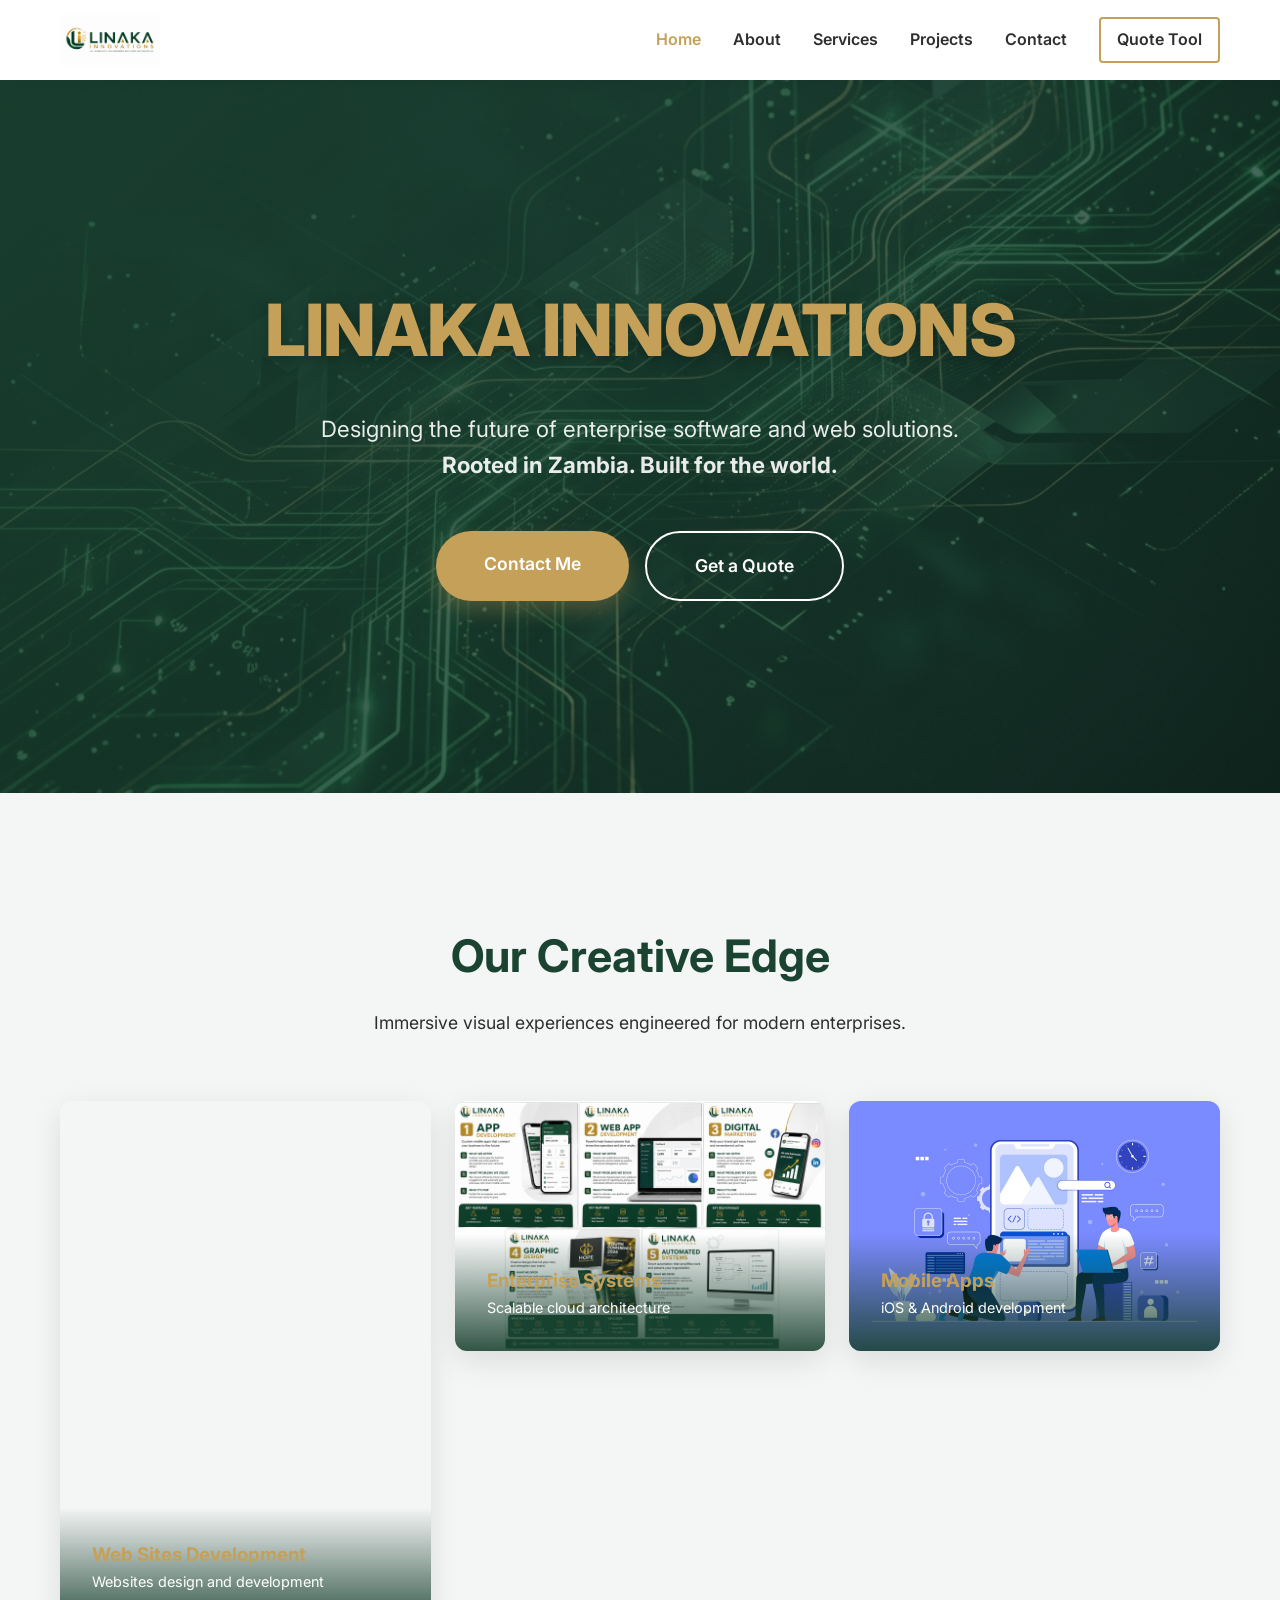
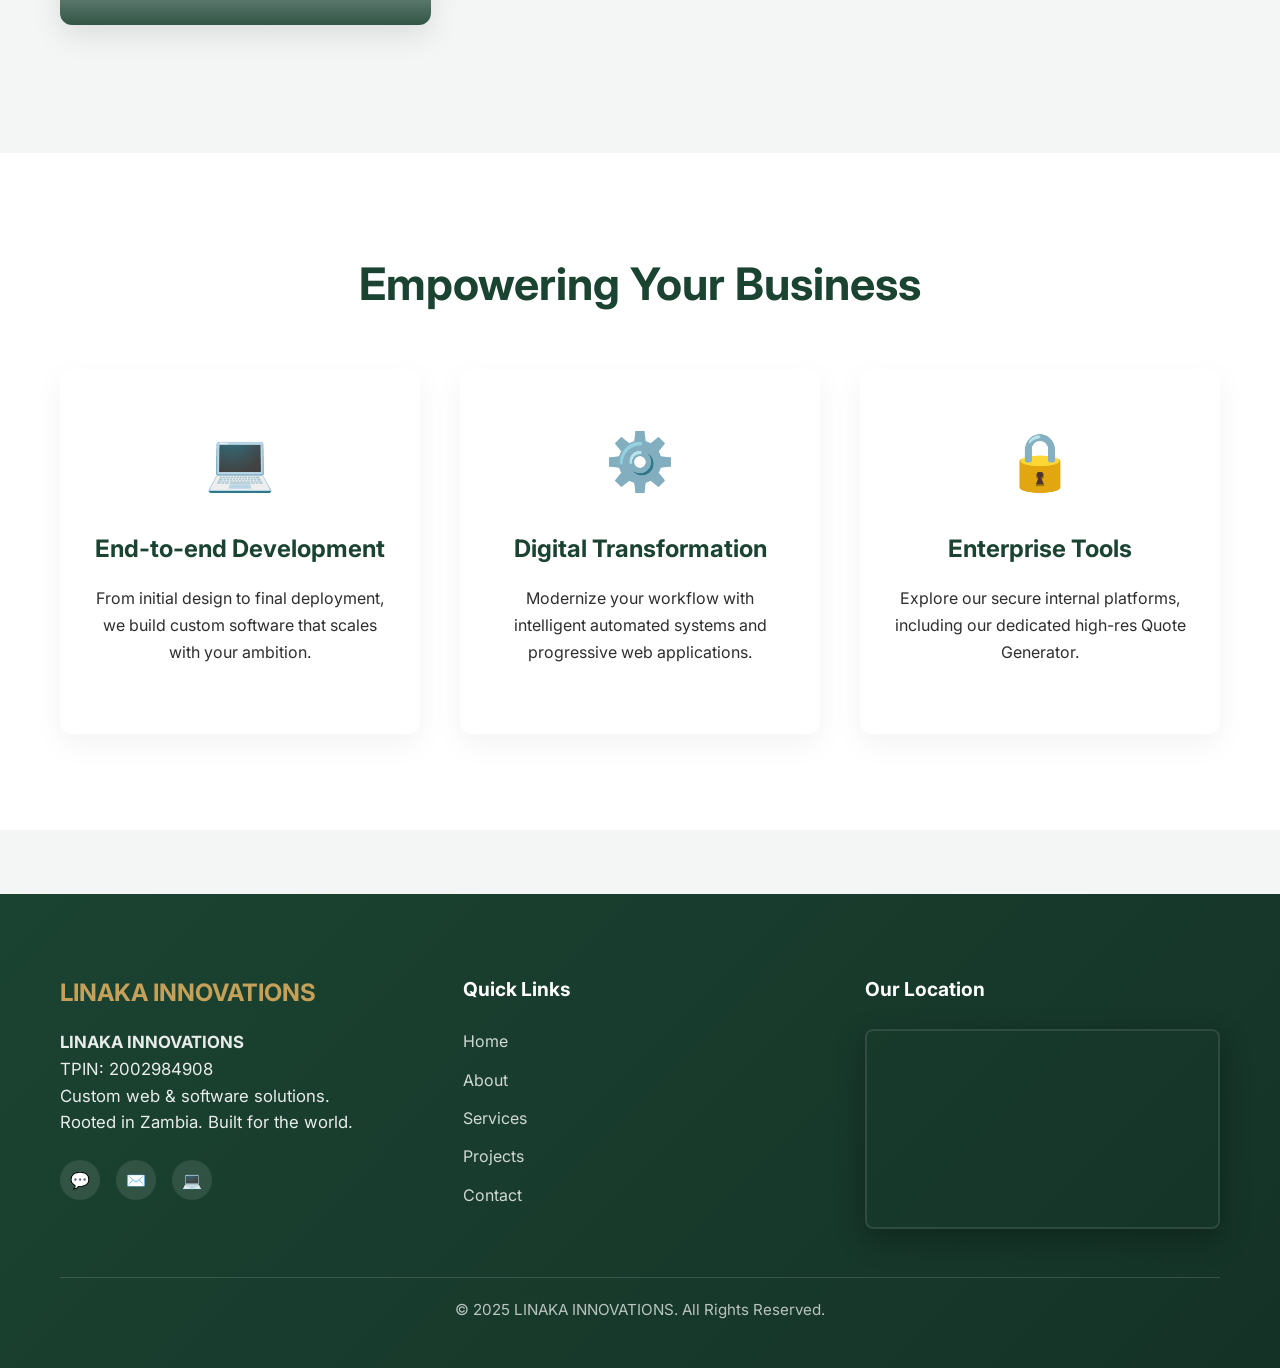
<file: index.html>
<!DOCTYPE html>
<html lang="en">
<head>
  <meta charset="UTF-8">
  <meta name="viewport" content="width=device-width, initial-scale=1.0">
  <title>LINAKA INNOVATIONS | Built for the World</title>
  <link rel="stylesheet" href="assets/styles/global.css">
  <link href="https://fonts.googleapis.com/css2?family=Inter:wght@300;400;600;700&display=swap" rel="stylesheet">
  <link rel="manifest" href="manifest.json">
</head>
<body>
  <!-- Header -->
  <header>
    <div class="container header-container">
      <a href="index.html" class="logo">
        <img src="assets/icons/logo.png" alt="LINAKA INNOVATIONS Logo" onerror="this.style.display='none'; this.nextElementSibling.style.display='block';">
        <span style="display:none; font-size: 1.5rem; font-weight: bold; color: var(--color-green);"><span>LINAKA</span><br> INNOVATIONS</span>
      </a>
      <button class="menu-toggle" onclick="toggleMenu(this)"><span></span><span></span><span></span></button>
      <nav>
        <ul class="nav-links" id="navLinks">
          <li><a href="index.html" class="active">Home</a></li>
          <li><a href="pages/about.html">About</a></li>
          <li><a href="pages/services.html">Services</a></li>
          <li><a href="pages/projects.html">Projects</a></li>
          <li><a href="pages/contact.html">Contact</a></li>
          <li><a href="pages/quote-tool.html" class="btn btn-outline" style="padding: 0.5rem 1rem;">Quote Tool</a></li>
        </ul>
      </nav>
    </div>
  </header>

    <style>
    /* Premium Home Animations & Styles */
    @media (max-width: 768px) { .hero { padding: 6rem 0 !important; } .hero h1 { font-size: 2.8rem !important; } .hero p { font-size: 1.1rem !important; } }
    @keyframes fadeInUp {
      from { opacity: 0; transform: translateY(30px); }
      to { opacity: 1; transform: translateY(0); }
    }
    .animate-up { animation: fadeInUp 0.8s ease forwards; opacity: 0; }
    .delay-1 { animation-delay: 0.2s; }
    .delay-2 { animation-delay: 0.4s; }
    .delay-3 { animation-delay: 0.6s; }
    
    .hero { position: relative; overflow: hidden; color: white; padding: 12rem 0; text-align: center; }
    .hero video { position: absolute; top: 50%; left: 50%; min-width: 100%; min-height: 100%; width: auto; height: auto; transform: translateX(-50%) translateY(-50%); object-fit: cover; z-index: 0; }
    .hero-overlay { position: absolute; top: 0; left: 0; width: 100%; height: 100%; background: linear-gradient(135deg, rgba(27, 67, 50, 0.9) 0%, rgba(19, 48, 36, 0.7) 100%); z-index: 1; }
    .hero .container { position: relative; z-index: 2; }
    
    .masonry-grid { display: grid; grid-template-columns: repeat(auto-fit, minmax(300px, 1fr)); gap: 1.5rem; grid-auto-rows: 250px; }
    .masonry-item { position: relative; border-radius: 12px; overflow: hidden; box-shadow: 0 10px 30px rgba(0,0,0,0.1); cursor: pointer; transition: transform 0.3s; }
    .masonry-item:hover { transform: translateY(-10px); }
    .masonry-item img, .masonry-item video { width: 100%; height: 100%; object-fit: cover; transition: transform 0.5s; }
    .masonry-item:hover img, .masonry-item:hover video { transform: scale(1.05); }
    .masonry-overlay { position: absolute; bottom: 0; left: 0; right: 0; padding: 2rem; background: linear-gradient(to top, rgba(27,67,50,0.9) 0%, transparent 100%); color: white; }
    
    .masonry-large { grid-row: span 2; }
    
    .feature-card { padding: 3rem 2rem; border-radius: 12px; background: #fff; box-shadow: 0 10px 30px rgba(0,0,0,0.05); transition: all 0.3s; border-bottom: 4px solid transparent; }
    .feature-card:hover { transform: translateY(-10px); border-bottom-color: var(--color-gold); box-shadow: 0 20px 40px rgba(0,0,0,0.1); }
  </style>

  <main>
    <!-- Hero Section -->
    <section class="hero" style="background: url('assets/images/hero_tech_bg.png') center/cover no-repeat;">
      <div class="hero-overlay"></div>
      <div class="container">
        <h1 class="animate-up" style="font-size: 4.5rem; color: var(--color-gold); margin-bottom: 1.5rem; font-weight: 800; letter-spacing: -1px; text-shadow: 0 4px 15px rgba(0,0,0,0.3);">LINAKA INNOVATIONS</h1>
        <p class="animate-up delay-1" style="font-size: 1.4rem; color: rgba(255,255,255,0.9); margin-bottom: 3rem; max-width: 800px; margin-left: auto; margin-right: auto; line-height: 1.6;">
          Designing the future of enterprise software and web solutions.<br><strong>Rooted in Zambia. Built for the world.</strong>
        </p>
        <div class="animate-up delay-2" style="display: flex; gap: 1rem; justify-content: center; flex-wrap: wrap;">
          <a href="pages/contact.html" class="btn btn-primary" style="padding: 1.2rem 3rem; font-size: 1.1rem; border-radius: 50px; background: var(--color-gold); color: white; box-shadow: 0 10px 20px rgba(197,160,89,0.3);">Contact Me</a>
          <a href="pages/quote-tool.html" class="btn btn-outline" style="padding: 1.2rem 3rem; font-size: 1.1rem; border-radius: 50px; border: 2px solid white; color: white;">Get a Quote</a>
        </div>
      </div>
    </section>

    <!-- Visual Showcase -->
    <section class="section" style="padding: 8rem 0; background: var(--color-bg);">
      <div class="container">
        <div class="text-center animate-up" style="margin-bottom: 4rem;">
          <h2 style="font-size: 2.8rem; color: var(--color-green);">Our Creative Edge</h2>
          <p style="font-size: 1.1rem; color: var(--color-charcoal); max-width: 600px; margin: 0 auto;">Immersive visual experiences engineered for modern enterprises.</p>
        </div>
        
        <div class="masonry-grid">
          <div class="masonry-item masonry-large animate-up delay-1">
            <video autoplay loop muted playsinline>
              <source src="assets/video/6015791_Business_Office_3840x2160.mp4" type="video/mp4">
            </video>
            <div class="masonry-overlay">
              <h3 style="color: var(--color-gold); margin:0;">Web Sites Development</h3>
              <p style="margin:0; font-size: 0.9rem;">Websites design and development</p>
            </div>
          </div>
          
          <div class="masonry-item animate-up delay-2">
            <img src="assets/images/services_hero.png" alt="Cloud Solutions">
            <div class="masonry-overlay">
              <h3 style="color: var(--color-gold); margin:0;">Enterprise Systems</h3>
              <p style="margin:0; font-size: 0.9rem;">Scalable cloud architecture</p>
            </div>
          </div>
          
          <div class="masonry-item animate-up delay-3">
            <img src="assets/images/mobile_app.jpg" alt="Mobile Development">
            <div class="masonry-overlay">
              <h3 style="color: var(--color-gold); margin:0;">Mobile Apps</h3>
              <p style="margin:0; font-size: 0.9rem;">iOS & Android development</p>
            </div>
          </div>
        </div>
      </div>
    </section>

    <!-- Highlights Section -->
    <section class="section" style="padding: 6rem 0; background: white;">
      <div class="container text-center">
        <h2 class="animate-up" style="color: var(--color-green); margin-bottom: 3rem; font-size: 2.8rem;">Empowering Your Business</h2>
        <div class="grid" style="display: grid; grid-template-columns: repeat(auto-fit, minmax(300px, 1fr)); gap: 2.5rem;">
          <div class="feature-card animate-up delay-1">
            <div style="font-size: 3.5rem; margin-bottom: 1.5rem;">💻</div>
            <h3 style="margin-bottom: 1rem; color: var(--color-green); font-size: 1.5rem;">End-to-end Development</h3>
            <p style="color: var(--color-charcoal); line-height: 1.7;">From initial design to final deployment, we build custom software that scales with your ambition.</p>
          </div>
          <div class="feature-card animate-up delay-2">
            <div style="font-size: 3.5rem; margin-bottom: 1.5rem;">⚙️</div>
            <h3 style="margin-bottom: 1rem; color: var(--color-green); font-size: 1.5rem;">Digital Transformation</h3>
            <p style="color: var(--color-charcoal); line-height: 1.7;">Modernize your workflow with intelligent automated systems and progressive web applications.</p>
          </div>
          <div class="feature-card animate-up delay-3">
            <div style="font-size: 3.5rem; margin-bottom: 1.5rem;">🔒</div>
            <h3 style="margin-bottom: 1rem; color: var(--color-green); font-size: 1.5rem;">Enterprise Tools</h3>
            <p style="color: var(--color-charcoal); line-height: 1.7;">Explore our secure internal platforms, including our dedicated high-res Quote Generator.</p>
          </div>
        </div>
      </div>
    </section>
  </main>

  <!-- Footer -->
  <!-- SITE FOOTER -->
<footer style="position: relative; overflow: hidden; padding: 80px 0 30px; color: #fff; margin-top: 4rem;">
  <video autoplay loop muted playsinline style="position: absolute; top: 50%; left: 50%; min-width: 100%; min-height: 100%; width: auto; height: auto; transform: translateX(-50%) translateY(-50%); object-fit: cover; z-index: 0; opacity: 0.5;">
    <source src="assets/video/6015791_Business_Office_3840x2160.mp4" type="video/mp4">
  </video>
  <div style="position: absolute; top: 0; left: 0; width: 100%; height: 100%; background: linear-gradient(135deg, rgba(27, 67, 50, 0.95) 0%, rgba(19, 48, 36, 0.85) 100%); z-index: 1;"></div>
  
  <div class="container" style="position: relative; z-index: 2;">
    <div style="display: grid; grid-template-columns: repeat(auto-fit, minmax(250px, 1fr)); gap: 3rem; margin-bottom: 3rem;">
      
      <div>
        <h3 style="color: var(--color-gold, #C5A059); margin-bottom: 1rem; font-size: 1.5rem;">LINAKA INNOVATIONS</h3>
        <p style="font-size: 1.05rem; line-height: 1.6; color: rgba(255,255,255,0.9);">
          <strong>LINAKA INNOVATIONS</strong><br>
          TPIN: 2002984908<br>
          Custom web & software solutions.<br>
          Rooted in Zambia. Built for the world.
        </p>
        <div style="display: flex; gap: 1rem; margin-top: 1.5rem;">
          <a href="https://wa.me/260979400243" target="_blank" style="display: flex; align-items: center; justify-content: center; width: 40px; height: 40px; background: rgba(255,255,255,0.1); border-radius: 50%; transition: all 0.3s; color: #fff; text-decoration: none;" onmouseover="this.style.background='var(--color-gold)'" onmouseout="this.style.background='rgba(255,255,255,0.1)'">💬</a>
          <a href="mailto:linakainnovations@gmail.com" style="display: flex; align-items: center; justify-content: center; width: 40px; height: 40px; background: rgba(255,255,255,0.1); border-radius: 50%; transition: all 0.3s; color: #fff; text-decoration: none;" onmouseover="this.style.background='var(--color-gold)'" onmouseout="this.style.background='rgba(255,255,255,0.1)'">✉️</a>
          <a href="https://github.com/" target="_blank" style="display: flex; align-items: center; justify-content: center; width: 40px; height: 40px; background: rgba(255,255,255,0.1); border-radius: 50%; transition: all 0.3s; color: #fff; text-decoration: none;" onmouseover="this.style.background='var(--color-gold)'" onmouseout="this.style.background='rgba(255,255,255,0.1)'">💻</a>
        </div>
      </div>

      <div>
        <h4 style="color: #fff; margin-bottom: 1.5rem; font-size: 1.2rem;">Quick Links</h4>
        <ul style="list-style: none; padding: 0; display: flex; flex-direction: column; gap: 0.8rem;">
          <li><a href="index.html" style="color: rgba(255,255,255,0.8); text-decoration: none; transition: color 0.3s;" onmouseover="this.style.color='var(--color-gold)'" onmouseout="this.style.color='rgba(255,255,255,0.8)'">Home</a></li>
          <li><a href="pages/about.html" style="color: rgba(255,255,255,0.8); text-decoration: none; transition: color 0.3s;" onmouseover="this.style.color='var(--color-gold)'" onmouseout="this.style.color='rgba(255,255,255,0.8)'">About</a></li>
          <li><a href="pages/services.html" style="color: rgba(255,255,255,0.8); text-decoration: none; transition: color 0.3s;" onmouseover="this.style.color='var(--color-gold)'" onmouseout="this.style.color='rgba(255,255,255,0.8)'">Services</a></li>
          <li><a href="pages/projects.html" style="color: rgba(255,255,255,0.8); text-decoration: none; transition: color 0.3s;" onmouseover="this.style.color='var(--color-gold)'" onmouseout="this.style.color='rgba(255,255,255,0.8)'">Projects</a></li>
          <li><a href="pages/contact.html" style="color: rgba(255,255,255,0.8); text-decoration: none; transition: color 0.3s;" onmouseover="this.style.color='var(--color-gold)'" onmouseout="this.style.color='rgba(255,255,255,0.8)'">Contact</a></li>
        </ul>
      </div>

      <div>
        <h4 style="color: #fff; margin-bottom: 1.5rem; font-size: 1.2rem;">Our Location</h4>
        <div style="width: 100%; height: 200px; border-radius: 8px; overflow: hidden; border: 2px solid rgba(255,255,255,0.1); box-shadow: 0 10px 30px rgba(0,0,0,0.3);">
          <iframe src="https://www.google.com/maps/embed?pb=!1m18!1m12!1m3!1d123164.7179040994!2d28.19632822184918!3d-15.416805820359873!2m3!1f0!2f0!3f0!3m2!1i1024!2i768!4f13.1!3m3!1m2!1s0x1940f35db6fcebfd%3A0xeab50d4fc8b9fdf6!2sLusaka%2C%20Zambia!5e0!3m2!1sen!2sus!4v1714151240212!5m2!1sen!2sus" width="100%" height="100%" style="border:0;" allowfullscreen="" loading="lazy" referrerpolicy="no-referrer-when-downgrade"></iframe>
        </div>
      </div>

    </div>
    
    <div style="text-align: center; border-top: 1px solid rgba(255,255,255,0.15); padding-top: 20px; font-size: 0.95rem; color: rgba(255,255,255,0.7);">
      <p>&copy; 2025 LINAKA INNOVATIONS. All Rights Reserved.</p>
    </div>
  </div>
</footer>

  
  <script src="assets/scripts/global.js"></script>
</body>
</html>
</file>
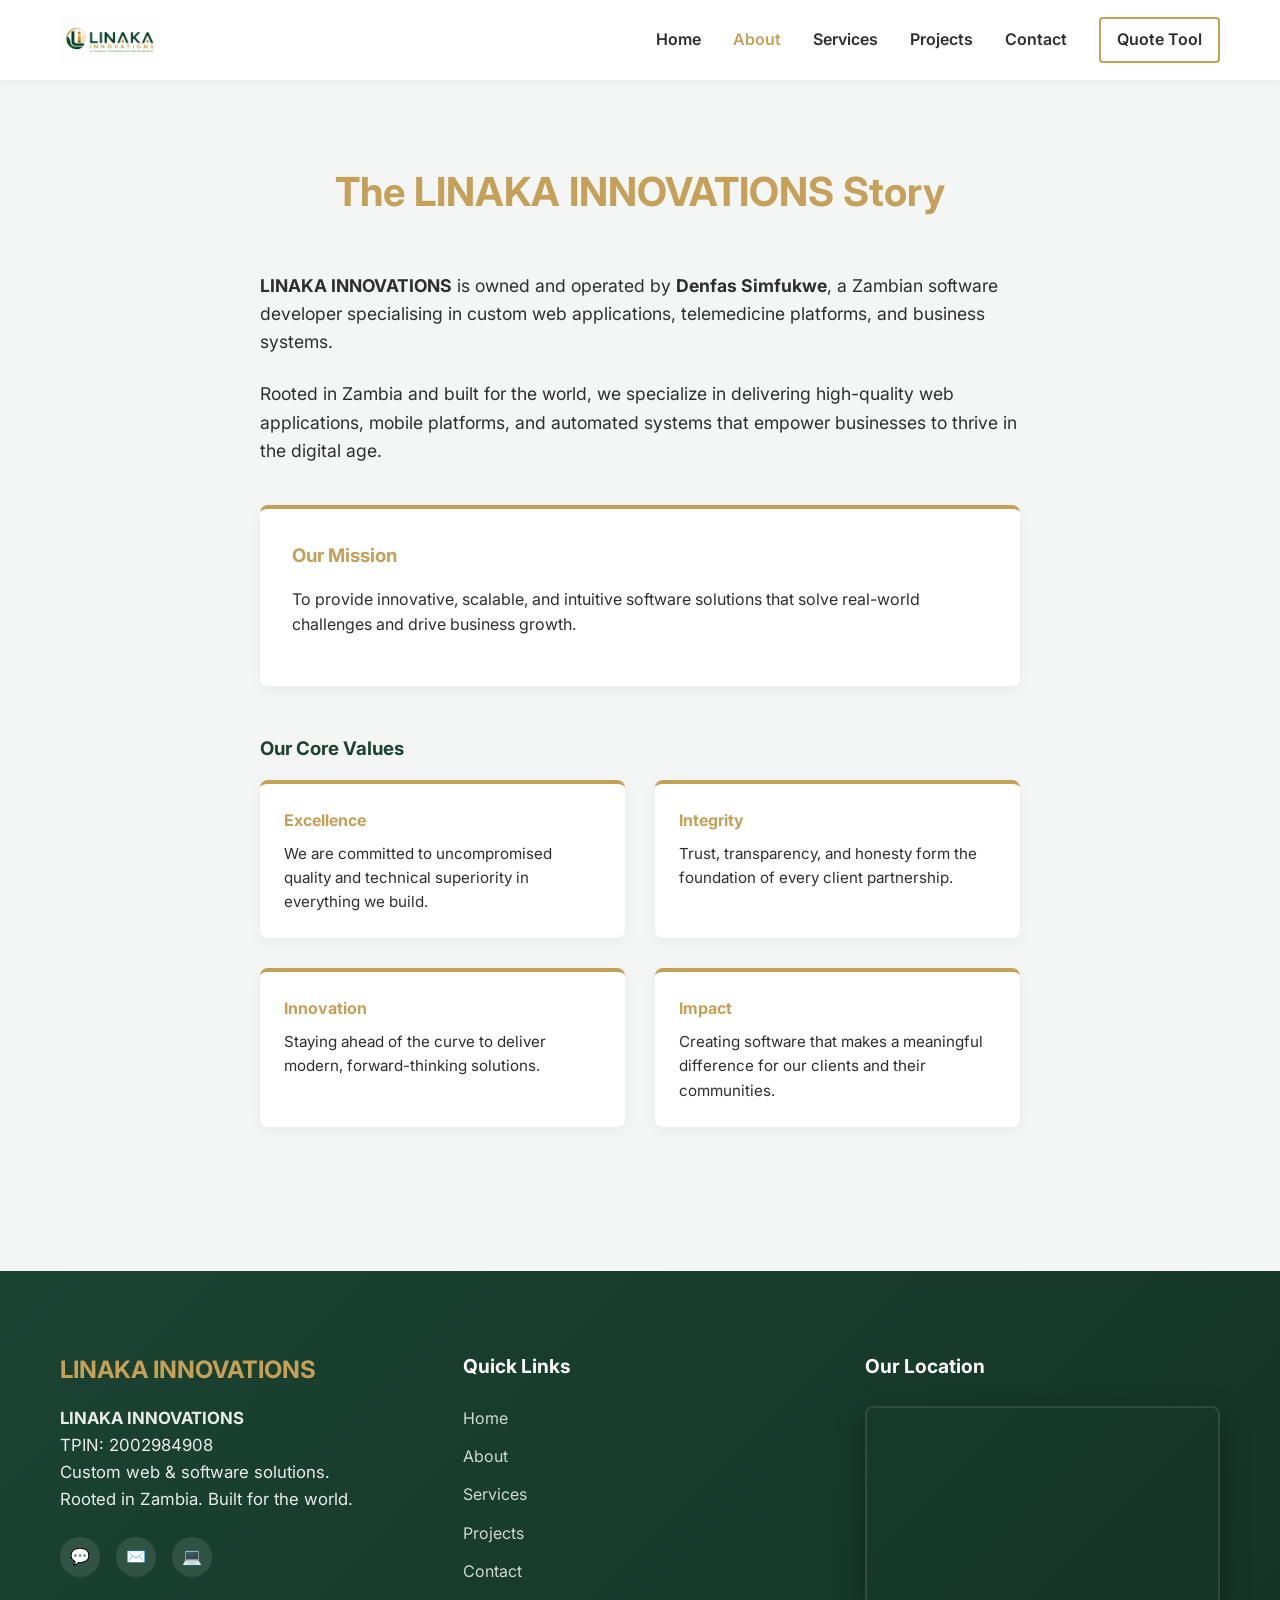
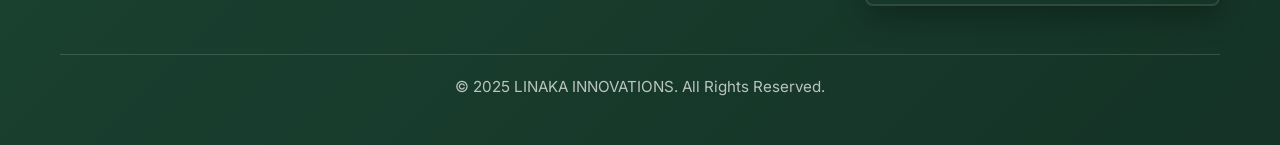
<file: pages/about.html>
<!DOCTYPE html>
<html lang="en">
<head>
  <meta charset="UTF-8">
  <meta name="viewport" content="width=device-width, initial-scale=1.0">
  <title>About | LINAKA INNOVATIONS</title>
  <link rel="stylesheet" href="../assets/styles/global.css">
  <link rel="stylesheet" href="../assets/styles/about.css">
  <link href="https://fonts.googleapis.com/css2?family=Inter:wght@300;400;600;700&display=swap" rel="stylesheet">
  <link rel="manifest" href="../manifest.json">
</head>
<body>
  <header>
    <div class="container header-container">
      <a href="../index.html" class="logo">
        <img src="../assets/icons/logo.png" alt="LINAKA INNOVATIONS Logo" onerror="this.style.display='none'; this.nextElementSibling.style.display='block';">
        <span style="display:none; font-size: 1.5rem; font-weight: bold; color: var(--color-green);">LINAKA INNOVATIONS</span>
      </a>
      <button class="menu-toggle" onclick="toggleMenu(this)"><span></span><span></span><span></span></button>
      <nav>
        <ul class="nav-links" id="navLinks">
          <li><a href="../index.html">Home</a></li>
          <li><a href="about.html" class="active">About</a></li>
          <li><a href="services.html">Services</a></li>
          <li><a href="projects.html">Projects</a></li>
          <li><a href="contact.html">Contact</a></li>
          <li><a href="quote-tool.html" class="btn btn-outline" style="padding: 0.5rem 1rem;">Quote Tool</a></li>
        </ul>
      </nav>
    </div>
  </header>

  <main>
    <section class="section">
      <div class="container" style="max-width: 800px;">
        <h1 class="section-title" style="color: var(--color-gold);">The LINAKA INNOVATIONS Story</h1>
        <p style="font-size: 1.1rem; margin-bottom: 1.5rem;"><strong>LINAKA INNOVATIONS</strong> is owned and operated by <strong>Denfas Simfukwe</strong>, a Zambian software developer specialising in custom web applications, telemedicine platforms, and business systems.</p>
        <p style="font-size: 1.1rem; margin-bottom: 2.5rem;">Rooted in Zambia and built for the world, we specialize in delivering high-quality web applications, mobile platforms, and automated systems that empower businesses to thrive in the digital age.</p>
        
        <div class="card" style="margin-bottom: 2rem;">
          <h3 style="color: var(--color-gold);">Our Mission</h3>
          <p>To provide innovative, scalable, and intuitive software solutions that solve real-world challenges and drive business growth.</p>
        </div>
        
        <h3 style="margin-top: 3rem; margin-bottom: 1rem;">Our Core Values</h3>
        <div class="grid" style="grid-template-columns: 1fr 1fr;">
          <div class="card" style="padding: 1.5rem;">
            <h4 style="color: var(--color-gold); margin-bottom: 0.5rem;">Excellence</h4>
            <p style="margin: 0; font-size: 0.95rem;">We are committed to uncompromised quality and technical superiority in everything we build.</p>
          </div>
          <div class="card" style="padding: 1.5rem;">
            <h4 style="color: var(--color-gold); margin-bottom: 0.5rem;">Integrity</h4>
            <p style="margin: 0; font-size: 0.95rem;">Trust, transparency, and honesty form the foundation of every client partnership.</p>
          </div>
          <div class="card" style="padding: 1.5rem;">
            <h4 style="color: var(--color-gold); margin-bottom: 0.5rem;">Innovation</h4>
            <p style="margin: 0; font-size: 0.95rem;">Staying ahead of the curve to deliver modern, forward-thinking solutions.</p>
          </div>
          <div class="card" style="padding: 1.5rem;">
            <h4 style="color: var(--color-gold); margin-bottom: 0.5rem;">Impact</h4>
            <p style="margin: 0; font-size: 0.95rem;">Creating software that makes a meaningful difference for our clients and their communities.</p>
          </div>
        </div>
      </div>
    </section>
  </main>

  <!-- SITE FOOTER -->
<footer style="position: relative; overflow: hidden; padding: 80px 0 30px; color: #fff; margin-top: 4rem;">
  <video autoplay loop muted playsinline style="position: absolute; top: 50%; left: 50%; min-width: 100%; min-height: 100%; width: auto; height: auto; transform: translateX(-50%) translateY(-50%); object-fit: cover; z-index: 0; opacity: 0.5;">
    <source src="../assets/video/6015791_Business_Office_3840x2160.mp4" type="video/mp4">
  </video>
  <div style="position: absolute; top: 0; left: 0; width: 100%; height: 100%; background: linear-gradient(135deg, rgba(27, 67, 50, 0.95) 0%, rgba(19, 48, 36, 0.85) 100%); z-index: 1;"></div>
  
  <div class="container" style="position: relative; z-index: 2;">
    <div style="display: grid; grid-template-columns: repeat(auto-fit, minmax(250px, 1fr)); gap: 3rem; margin-bottom: 3rem;">
      
      <div>
        <h3 style="color: var(--color-gold, #C5A059); margin-bottom: 1rem; font-size: 1.5rem;">LINAKA INNOVATIONS</h3>
        <p style="font-size: 1.05rem; line-height: 1.6; color: rgba(255,255,255,0.9);">
          <strong>LINAKA INNOVATIONS</strong><br>
          TPIN: 2002984908<br>
          Custom web & software solutions.<br>
          Rooted in Zambia. Built for the world.
        </p>
        <div style="display: flex; gap: 1rem; margin-top: 1.5rem;">
          <a href="https://wa.me/260979400243" target="_blank" style="display: flex; align-items: center; justify-content: center; width: 40px; height: 40px; background: rgba(255,255,255,0.1); border-radius: 50%; transition: all 0.3s; color: #fff; text-decoration: none;" onmouseover="this.style.background='var(--color-gold)'" onmouseout="this.style.background='rgba(255,255,255,0.1)'">💬</a>
          <a href="mailto:linakainnovations@gmail.com" style="display: flex; align-items: center; justify-content: center; width: 40px; height: 40px; background: rgba(255,255,255,0.1); border-radius: 50%; transition: all 0.3s; color: #fff; text-decoration: none;" onmouseover="this.style.background='var(--color-gold)'" onmouseout="this.style.background='rgba(255,255,255,0.1)'">✉️</a>
          <a href="https://github.com/" target="_blank" style="display: flex; align-items: center; justify-content: center; width: 40px; height: 40px; background: rgba(255,255,255,0.1); border-radius: 50%; transition: all 0.3s; color: #fff; text-decoration: none;" onmouseover="this.style.background='var(--color-gold)'" onmouseout="this.style.background='rgba(255,255,255,0.1)'">💻</a>
        </div>
      </div>

      <div>
        <h4 style="color: #fff; margin-bottom: 1.5rem; font-size: 1.2rem;">Quick Links</h4>
        <ul style="list-style: none; padding: 0; display: flex; flex-direction: column; gap: 0.8rem;">
          <li><a href="../index.html" style="color: rgba(255,255,255,0.8); text-decoration: none; transition: color 0.3s;" onmouseover="this.style.color='var(--color-gold)'" onmouseout="this.style.color='rgba(255,255,255,0.8)'">Home</a></li>
          <li><a href="about.html" style="color: rgba(255,255,255,0.8); text-decoration: none; transition: color 0.3s;" onmouseover="this.style.color='var(--color-gold)'" onmouseout="this.style.color='rgba(255,255,255,0.8)'">About</a></li>
          <li><a href="services.html" style="color: rgba(255,255,255,0.8); text-decoration: none; transition: color 0.3s;" onmouseover="this.style.color='var(--color-gold)'" onmouseout="this.style.color='rgba(255,255,255,0.8)'">Services</a></li>
          <li><a href="projects.html" style="color: rgba(255,255,255,0.8); text-decoration: none; transition: color 0.3s;" onmouseover="this.style.color='var(--color-gold)'" onmouseout="this.style.color='rgba(255,255,255,0.8)'">Projects</a></li>
          <li><a href="contact.html" style="color: rgba(255,255,255,0.8); text-decoration: none; transition: color 0.3s;" onmouseover="this.style.color='var(--color-gold)'" onmouseout="this.style.color='rgba(255,255,255,0.8)'">Contact</a></li>
        </ul>
      </div>

      <div>
        <h4 style="color: #fff; margin-bottom: 1.5rem; font-size: 1.2rem;">Our Location</h4>
        <div style="width: 100%; height: 200px; border-radius: 8px; overflow: hidden; border: 2px solid rgba(255,255,255,0.1); box-shadow: 0 10px 30px rgba(0,0,0,0.3);">
          <iframe src="https://www.google.com/maps/embed?pb=!1m18!1m12!1m3!1d123164.7179040994!2d28.19632822184918!3d-15.416805820359873!2m3!1f0!2f0!3f0!3m2!1i1024!2i768!4f13.1!3m3!1m2!1s0x1940f35db6fcebfd%3A0xeab50d4fc8b9fdf6!2sLusaka%2C%20Zambia!5e0!3m2!1sen!2sus!4v1714151240212!5m2!1sen!2sus" width="100%" height="100%" style="border:0;" allowfullscreen="" loading="lazy" referrerpolicy="no-referrer-when-downgrade"></iframe>
        </div>
      </div>

    </div>
    
    <div style="text-align: center; border-top: 1px solid rgba(255,255,255,0.15); padding-top: 20px; font-size: 0.95rem; color: rgba(255,255,255,0.7);">
      <p>&copy; 2025 LINAKA INNOVATIONS. All Rights Reserved.</p>
    </div>
  </div>
</footer>


  <script src="../assets/scripts/global.js"></script>
  <script src="../assets/scripts/about.js"></script>
</body>
</html>
</file>
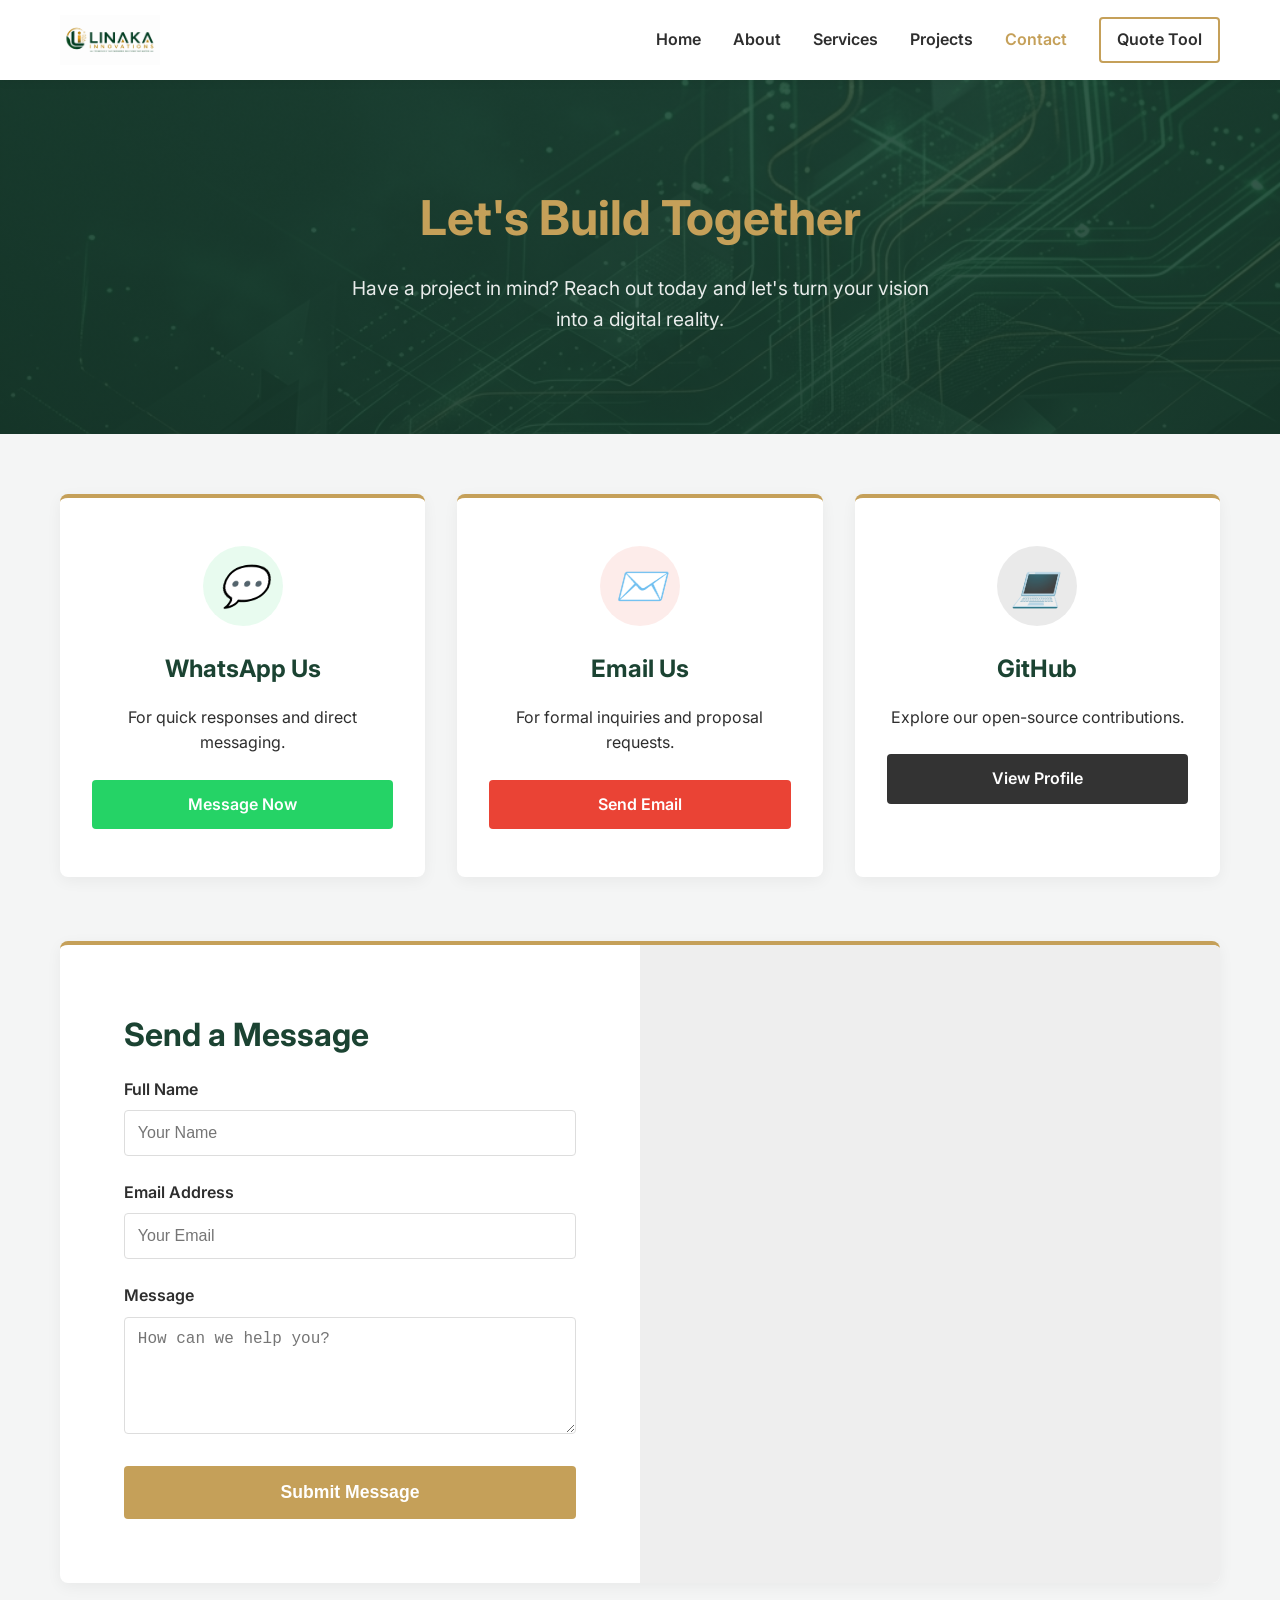
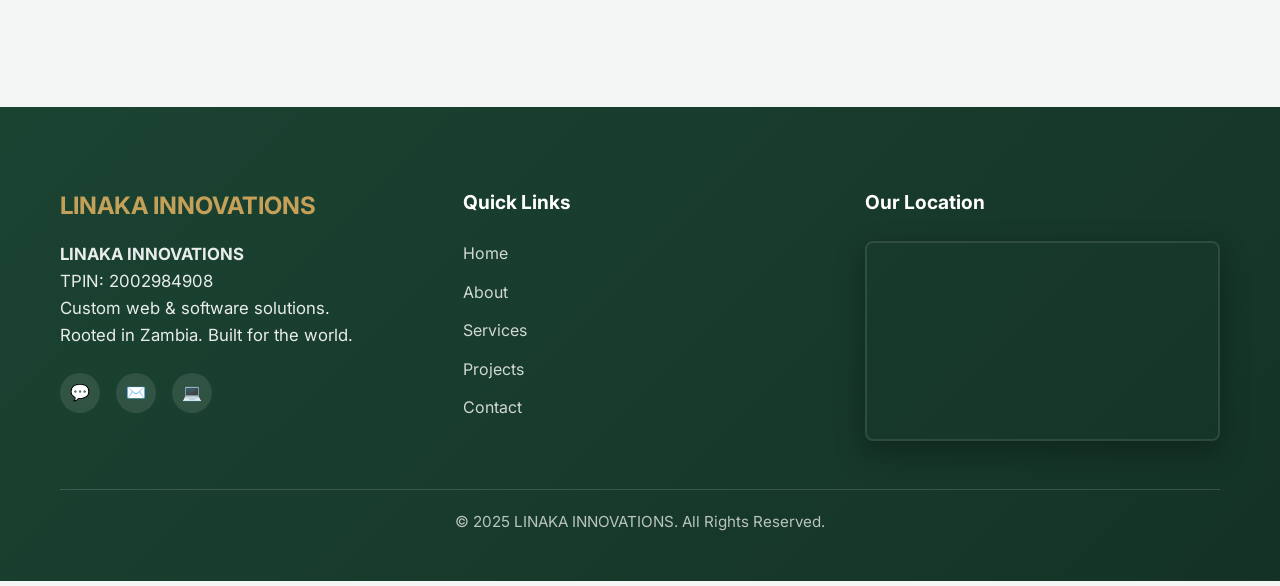
<file: pages/contact.html>
<!DOCTYPE html>
<html lang="en">
<head>
  <meta charset="UTF-8">
  <meta name="viewport" content="width=device-width, initial-scale=1.0">
  <title>Contact | LINAKA INNOVATIONS</title>
  <link rel="stylesheet" href="../assets/styles/global.css">
  <link rel="stylesheet" href="../assets/styles/contact.css">
  <link href="https://fonts.googleapis.com/css2?family=Inter:wght@300;400;600;700&display=swap" rel="stylesheet">
<style>@media(max-width: 768px){ .card > div { grid-template-columns: 1fr !important; } .card > div > div:last-child { min-height: 300px; } }</style>
  <link rel="manifest" href="../manifest.json">
</head>
<body>
  <header>
    <div class="container header-container">
      <a href="../index.html" class="logo">
        <img src="../assets/icons/logo.png" alt="LINAKA INNOVATIONS Logo" onerror="this.style.display='none'; this.nextElementSibling.style.display='block';">
        <span style="display:none; font-size: 1.5rem; font-weight: bold; color: var(--color-green);">LINAKA INNOVATIONS</span>
      </a>
      <button class="menu-toggle" onclick="toggleMenu(this)"><span></span><span></span><span></span></button>
      <nav>
        <ul class="nav-links" id="navLinks">
          <li><a href="../index.html">Home</a></li>
          <li><a href="about.html">About</a></li>
          <li><a href="services.html">Services</a></li>
          <li><a href="projects.html">Projects</a></li>
          <li><a href="contact.html" class="active">Contact</a></li>
          <li><a href="quote-tool.html" class="btn btn-outline" style="padding: 0.5rem 1rem;">Quote Tool</a></li>
        </ul>
      </nav>
    </div>
  </header>

    <main>
    <section class="section" style="background: linear-gradient(rgba(27,67,50,0.85), rgba(19,48,36,0.95)), url('../assets/images/hero_tech_bg.png') center/cover no-repeat; color: white; padding: 100px 0; background-attachment: fixed;">
      <div class="container text-center">
        <h1 style="color: var(--color-gold); font-size: 3rem; margin-bottom: 1rem;">Let's Build Together</h1>
        <p style="font-size: 1.2rem; max-width: 600px; margin: 0 auto; color: rgba(255,255,255,0.9);">
          Have a project in mind? Reach out today and let's turn your vision into a digital reality.
        </p>
      </div>
    </section>

    <section class="section" style="padding: 60px 0;">
      <div class="container">
        <div style="display: grid; grid-template-columns: repeat(auto-fit, minmax(300px, 1fr)); gap: 2rem; margin-bottom: 4rem;">
          
          <div class="card" style="text-align: center; padding: 3rem 2rem;">
            <div style="width: 80px; height: 80px; border-radius: 50%; background: rgba(37, 211, 102, 0.1); display: flex; align-items: center; justify-content: center; margin: 0 auto 1.5rem; font-size: 2.5rem; color: #25D366;">
              <i class="fab fa-whatsapp">💬</i>
            </div>
            <h3 style="font-size: 1.5rem; margin-bottom: 1rem;">WhatsApp Us</h3>
            <p style="color: var(--color-charcoal); margin-bottom: 1.5rem;">For quick responses and direct messaging.</p>
            <a href="https://wa.me/260979400243" target="_blank" class="btn btn-primary" style="background: #25D366; width: 100%;">Message Now</a>
          </div>
          
          <div class="card" style="text-align: center; padding: 3rem 2rem;">
            <div style="width: 80px; height: 80px; border-radius: 50%; background: rgba(234, 67, 53, 0.1); display: flex; align-items: center; justify-content: center; margin: 0 auto 1.5rem; font-size: 2.5rem; color: #EA4335;">
              <i class="fas fa-envelope">✉️</i>
            </div>
            <h3 style="font-size: 1.5rem; margin-bottom: 1rem;">Email Us</h3>
            <p style="color: var(--color-charcoal); margin-bottom: 1.5rem;">For formal inquiries and proposal requests.</p>
            <a href="mailto:linakainnovations@gmail.com" class="btn btn-primary" style="background: #EA4335; width: 100%;">Send Email</a>
          </div>
          
          <div class="card" style="text-align: center; padding: 3rem 2rem;">
            <div style="width: 80px; height: 80px; border-radius: 50%; background: rgba(51, 51, 51, 0.1); display: flex; align-items: center; justify-content: center; margin: 0 auto 1.5rem; font-size: 2.5rem; color: #333;">
              <i class="fab fa-github">💻</i>
            </div>
            <h3 style="font-size: 1.5rem; margin-bottom: 1rem;">GitHub</h3>
            <p style="color: var(--color-charcoal); margin-bottom: 1.5rem;">Explore our open-source contributions.</p>
            <a href="https://github.com/" target="_blank" class="btn btn-primary" style="background: #333; width: 100%;">View Profile</a>
          </div>

        </div>

        <div class="card" style="padding: 0; overflow: hidden;">
          <div style="display: grid; grid-template-columns: 1fr 1fr; min-height: 500px;">
            <div style="padding: 4rem;">
              <h3 style="font-size: 2rem; margin-bottom: 1rem;">Send a Message</h3>
              <form>
                <div style="margin-bottom: 1.5rem;">
                  <label style="display: block; font-weight: 600; margin-bottom: 0.5rem;">Full Name</label>
                  <input type="text" style="width: 100%; padding: 0.8rem; border: 1px solid #ddd; border-radius: 4px; font-size: 1rem;" placeholder="Your Name">
                </div>
                <div style="margin-bottom: 1.5rem;">
                  <label style="display: block; font-weight: 600; margin-bottom: 0.5rem;">Email Address</label>
                  <input type="email" style="width: 100%; padding: 0.8rem; border: 1px solid #ddd; border-radius: 4px; font-size: 1rem;" placeholder="Your Email">
                </div>
                <div style="margin-bottom: 1.5rem;">
                  <label style="display: block; font-weight: 600; margin-bottom: 0.5rem;">Message</label>
                  <textarea rows="5" style="width: 100%; padding: 0.8rem; border: 1px solid #ddd; border-radius: 4px; font-size: 1rem; resize: vertical;" placeholder="How can we help you?"></textarea>
                </div>
                <button type="button" class="btn btn-primary" style="width: 100%; font-size: 1.1rem; padding: 1rem;">Submit Message</button>
              </form>
            </div>
            <div style="background: #eee; position: relative;">
              <iframe src="https://www.google.com/maps/embed?pb=!1m18!1m12!1m3!1d123164.7179040994!2d28.19632822184918!3d-15.416805820359873!2m3!1f0!2f0!3f0!3m2!1i1024!2i768!4f13.1!3m3!1m2!1s0x1940f35db6fcebfd%3A0xeab50d4fc8b9fdf6!2sLusaka%2C%20Zambia!5e0!3m2!1sen!2sus!4v1714151240212!5m2!1sen!2sus" width="100%" height="100%" style="border:0; position: absolute; top:0; left:0;" allowfullscreen="" loading="lazy" referrerpolicy="no-referrer-when-downgrade"></iframe>
            </div>
          </div>
        </div>
      </div>
    </section>
  </main>

  <!-- SITE FOOTER -->
<footer style="position: relative; overflow: hidden; padding: 80px 0 30px; color: #fff; margin-top: 4rem;">
  <video autoplay loop muted playsinline style="position: absolute; top: 50%; left: 50%; min-width: 100%; min-height: 100%; width: auto; height: auto; transform: translateX(-50%) translateY(-50%); object-fit: cover; z-index: 0; opacity: 0.5;">
    <source src="../assets/video/6015791_Business_Office_3840x2160.mp4" type="video/mp4">
  </video>
  <div style="position: absolute; top: 0; left: 0; width: 100%; height: 100%; background: linear-gradient(135deg, rgba(27, 67, 50, 0.95) 0%, rgba(19, 48, 36, 0.85) 100%); z-index: 1;"></div>
  
  <div class="container" style="position: relative; z-index: 2;">
    <div style="display: grid; grid-template-columns: repeat(auto-fit, minmax(250px, 1fr)); gap: 3rem; margin-bottom: 3rem;">
      
      <div>
        <h3 style="color: var(--color-gold, #C5A059); margin-bottom: 1rem; font-size: 1.5rem;">LINAKA INNOVATIONS</h3>
        <p style="font-size: 1.05rem; line-height: 1.6; color: rgba(255,255,255,0.9);">
          <strong>LINAKA INNOVATIONS</strong><br>
          TPIN: 2002984908<br>
          Custom web & software solutions.<br>
          Rooted in Zambia. Built for the world.
        </p>
        <div style="display: flex; gap: 1rem; margin-top: 1.5rem;">
          <a href="https://wa.me/260979400243" target="_blank" style="display: flex; align-items: center; justify-content: center; width: 40px; height: 40px; background: rgba(255,255,255,0.1); border-radius: 50%; transition: all 0.3s; color: #fff; text-decoration: none;" onmouseover="this.style.background='var(--color-gold)'" onmouseout="this.style.background='rgba(255,255,255,0.1)'">💬</a>
          <a href="mailto:linakainnovations@gmail.com" style="display: flex; align-items: center; justify-content: center; width: 40px; height: 40px; background: rgba(255,255,255,0.1); border-radius: 50%; transition: all 0.3s; color: #fff; text-decoration: none;" onmouseover="this.style.background='var(--color-gold)'" onmouseout="this.style.background='rgba(255,255,255,0.1)'">✉️</a>
          <a href="https://github.com/" target="_blank" style="display: flex; align-items: center; justify-content: center; width: 40px; height: 40px; background: rgba(255,255,255,0.1); border-radius: 50%; transition: all 0.3s; color: #fff; text-decoration: none;" onmouseover="this.style.background='var(--color-gold)'" onmouseout="this.style.background='rgba(255,255,255,0.1)'">💻</a>
        </div>
      </div>

      <div>
        <h4 style="color: #fff; margin-bottom: 1.5rem; font-size: 1.2rem;">Quick Links</h4>
        <ul style="list-style: none; padding: 0; display: flex; flex-direction: column; gap: 0.8rem;">
          <li><a href="../index.html" style="color: rgba(255,255,255,0.8); text-decoration: none; transition: color 0.3s;" onmouseover="this.style.color='var(--color-gold)'" onmouseout="this.style.color='rgba(255,255,255,0.8)'">Home</a></li>
          <li><a href="about.html" style="color: rgba(255,255,255,0.8); text-decoration: none; transition: color 0.3s;" onmouseover="this.style.color='var(--color-gold)'" onmouseout="this.style.color='rgba(255,255,255,0.8)'">About</a></li>
          <li><a href="services.html" style="color: rgba(255,255,255,0.8); text-decoration: none; transition: color 0.3s;" onmouseover="this.style.color='var(--color-gold)'" onmouseout="this.style.color='rgba(255,255,255,0.8)'">Services</a></li>
          <li><a href="projects.html" style="color: rgba(255,255,255,0.8); text-decoration: none; transition: color 0.3s;" onmouseover="this.style.color='var(--color-gold)'" onmouseout="this.style.color='rgba(255,255,255,0.8)'">Projects</a></li>
          <li><a href="contact.html" style="color: rgba(255,255,255,0.8); text-decoration: none; transition: color 0.3s;" onmouseover="this.style.color='var(--color-gold)'" onmouseout="this.style.color='rgba(255,255,255,0.8)'">Contact</a></li>
        </ul>
      </div>

      <div>
        <h4 style="color: #fff; margin-bottom: 1.5rem; font-size: 1.2rem;">Our Location</h4>
        <div style="width: 100%; height: 200px; border-radius: 8px; overflow: hidden; border: 2px solid rgba(255,255,255,0.1); box-shadow: 0 10px 30px rgba(0,0,0,0.3);">
          <iframe src="https://www.google.com/maps/embed?pb=!1m18!1m12!1m3!1d123164.7179040994!2d28.19632822184918!3d-15.416805820359873!2m3!1f0!2f0!3f0!3m2!1i1024!2i768!4f13.1!3m3!1m2!1s0x1940f35db6fcebfd%3A0xeab50d4fc8b9fdf6!2sLusaka%2C%20Zambia!5e0!3m2!1sen!2sus!4v1714151240212!5m2!1sen!2sus" width="100%" height="100%" style="border:0;" allowfullscreen="" loading="lazy" referrerpolicy="no-referrer-when-downgrade"></iframe>
        </div>
      </div>

    </div>
    
    <div style="text-align: center; border-top: 1px solid rgba(255,255,255,0.15); padding-top: 20px; font-size: 0.95rem; color: rgba(255,255,255,0.7);">
      <p>&copy; 2025 LINAKA INNOVATIONS. All Rights Reserved.</p>
    </div>
  </div>
</footer>


  <script src="../assets/scripts/global.js"></script>
  <script src="../assets/scripts/contact.js"></script>
</body>
</html>
</file>
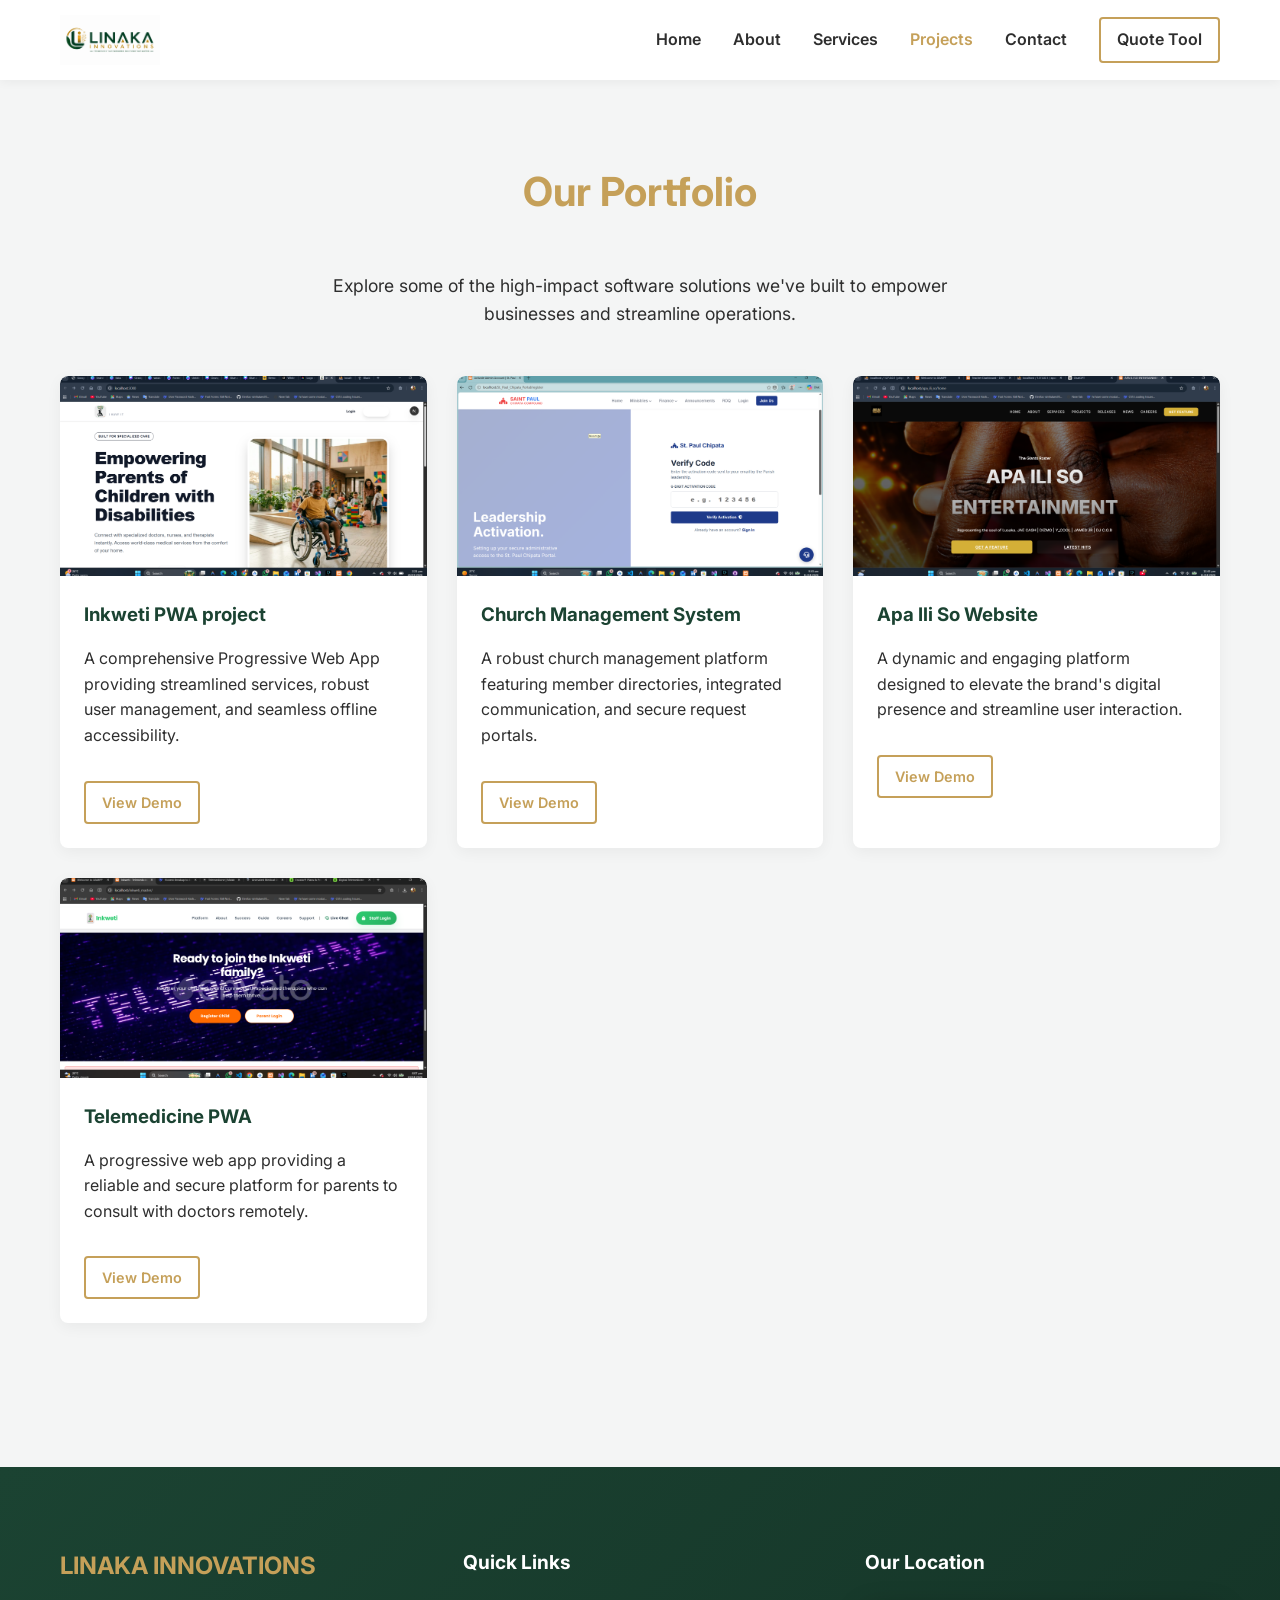
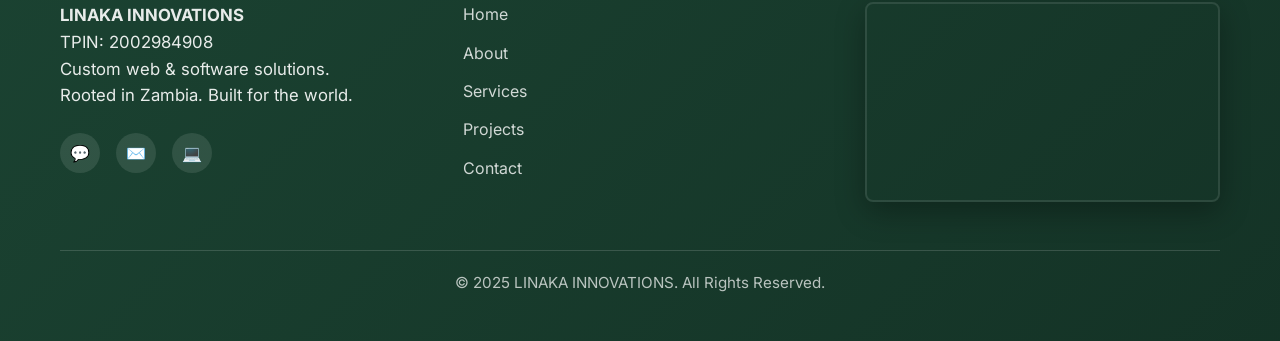
<file: pages/projects.html>
<!DOCTYPE html>
<html lang="en">
<head>
  <meta charset="UTF-8">
  <meta name="viewport" content="width=device-width, initial-scale=1.0">
  <title>Projects | LINAKA INNOVATIONS</title>
  <link rel="stylesheet" href="../assets/styles/global.css">
  <link rel="stylesheet" href="../assets/styles/projects.css">
  <link href="https://fonts.googleapis.com/css2?family=Inter:wght@300;400;600;700&display=swap" rel="stylesheet">
  <link rel="manifest" href="../manifest.json">
</head>
<body>
  <header>
    <div class="container header-container">
      <a href="../index.html" class="logo">
        <img src="../assets/icons/logo.png" alt="LINAKA INNOVATIONS Logo" onerror="this.style.display='none'; this.nextElementSibling.style.display='block';">
        <span style="display:none; font-size: 1.5rem; font-weight: bold; color: var(--color-green);">LINAKA INNOVATIONS</span>
      </a>
      <button class="menu-toggle" onclick="toggleMenu(this)"><span></span><span></span><span></span></button>
      <nav>
        <ul class="nav-links" id="navLinks">
          <li><a href="../index.html">Home</a></li>
          <li><a href="about.html">About</a></li>
          <li><a href="services.html">Services</a></li>
          <li><a href="projects.html" class="active">Projects</a></li>
          <li><a href="contact.html">Contact</a></li>
          <li><a href="quote-tool.html" class="btn btn-outline" style="padding: 0.5rem 1rem;">Quote Tool</a></li>
        </ul>
      </nav>
    </div>
  </header>

  <main>
    <section class="section">
      <div class="container">
        <h1 class="section-title" style="color: var(--color-gold);">Our Portfolio</h1>
        <p class="text-center" style="max-width: 700px; margin: 0 auto 3rem; font-size: 1.1rem;">Explore some of the high-impact software solutions we've built to empower businesses and streamline operations.</p>
        
        <div class="grid">
          <div class="card project-card">
            <div class="project-img" style="padding: 0; background: transparent;">
              <img src="../assets/images/Screenshot (495).png" alt="EduSky Screenshot" style="width: 100%; height: 100%; object-fit: cover; border-top-left-radius: 8px; border-top-right-radius: 8px; display: block;">
            </div>
            <div class="project-content">
              <h3>Inkweti PWA project</h3>
              <p>A comprehensive Progressive Web App providing streamlined services, robust user management, and seamless offline accessibility.</p>
              <a href="#" class="btn btn-outline" style="padding: 0.5rem 1rem; margin-top: 1rem; font-size: 0.9rem;">View Demo</a>
            </div>
          </div>
          <div class="card project-card">
            <div class="project-img" style="padding: 0; background: transparent;">
              <img src="../assets/images/Screenshot (574).png" alt="Milo Stay Screenshot" style="width: 100%; height: 100%; object-fit: cover; border-top-left-radius: 8px; border-top-right-radius: 8px; display: block;">
            </div>
            <div class="project-content">
              <h3>Church Management System</h3>
              <p>A robust church management platform featuring member directories, integrated communication, and secure request portals.</p>
              <a href="#" class="btn btn-outline" style="padding: 0.5rem 1rem; margin-top: 1rem; font-size: 0.9rem;">View Demo</a>
            </div>
          </div>
          <div class="card project-card">
            <div class="project-img" style="padding: 0; background: transparent;">
              <img src="../assets/images/Screenshot (580).png" alt="Invoicing System Screenshot" style="width: 100%; height: 100%; object-fit: cover; border-top-left-radius: 8px; border-top-right-radius: 8px; display: block;">
            </div>
            <div class="project-content">
              <h3>Apa Ili So Website</h3>
              <p>A dynamic and engaging platform designed to elevate the brand's digital presence and streamline user interaction.</p>
              <a href="#" class="btn btn-outline" style="padding: 0.5rem 1rem; margin-top: 1rem; font-size: 0.9rem;">View Demo</a>
            </div>
          </div>
          <div class="card project-card">
            <div class="project-img" style="padding: 0; background: transparent;">
              <img src="../assets/images/Screenshot (643).png" alt="Telemedicine PWA Screenshot" style="width: 100%; height: 100%; object-fit: cover; border-top-left-radius: 8px; border-top-right-radius: 8px; display: block;">
            </div>
            <div class="project-content">
              <h3>Telemedicine PWA</h3>
              <p>A progressive web app providing a reliable and secure platform for parents to consult with doctors remotely.</p>
              <a href="#" class="btn btn-outline" style="padding: 0.5rem 1rem; margin-top: 1rem; font-size: 0.9rem;">View Demo</a>
            </div>
          </div>
        </div>
      </div>
    </section>
  </main>

  <!-- SITE FOOTER -->
<footer style="position: relative; overflow: hidden; padding: 80px 0 30px; color: #fff; margin-top: 4rem;">
  <video autoplay loop muted playsinline style="position: absolute; top: 50%; left: 50%; min-width: 100%; min-height: 100%; width: auto; height: auto; transform: translateX(-50%) translateY(-50%); object-fit: cover; z-index: 0; opacity: 0.5;">
    <source src="../assets/video/6015791_Business_Office_3840x2160.mp4" type="video/mp4">
  </video>
  <div style="position: absolute; top: 0; left: 0; width: 100%; height: 100%; background: linear-gradient(135deg, rgba(27, 67, 50, 0.95) 0%, rgba(19, 48, 36, 0.85) 100%); z-index: 1;"></div>
  
  <div class="container" style="position: relative; z-index: 2;">
    <div style="display: grid; grid-template-columns: repeat(auto-fit, minmax(250px, 1fr)); gap: 3rem; margin-bottom: 3rem;">
      
      <div>
        <h3 style="color: var(--color-gold, #C5A059); margin-bottom: 1rem; font-size: 1.5rem;">LINAKA INNOVATIONS</h3>
        <p style="font-size: 1.05rem; line-height: 1.6; color: rgba(255,255,255,0.9);">
          <strong>LINAKA INNOVATIONS</strong><br>
          TPIN: 2002984908<br>
          Custom web & software solutions.<br>
          Rooted in Zambia. Built for the world.
        </p>
        <div style="display: flex; gap: 1rem; margin-top: 1.5rem;">
          <a href="https://wa.me/260979400243" target="_blank" style="display: flex; align-items: center; justify-content: center; width: 40px; height: 40px; background: rgba(255,255,255,0.1); border-radius: 50%; transition: all 0.3s; color: #fff; text-decoration: none;" onmouseover="this.style.background='var(--color-gold)'" onmouseout="this.style.background='rgba(255,255,255,0.1)'">💬</a>
          <a href="mailto:linakainnovations@gmail.com" style="display: flex; align-items: center; justify-content: center; width: 40px; height: 40px; background: rgba(255,255,255,0.1); border-radius: 50%; transition: all 0.3s; color: #fff; text-decoration: none;" onmouseover="this.style.background='var(--color-gold)'" onmouseout="this.style.background='rgba(255,255,255,0.1)'">✉️</a>
          <a href="https://github.com/" target="_blank" style="display: flex; align-items: center; justify-content: center; width: 40px; height: 40px; background: rgba(255,255,255,0.1); border-radius: 50%; transition: all 0.3s; color: #fff; text-decoration: none;" onmouseover="this.style.background='var(--color-gold)'" onmouseout="this.style.background='rgba(255,255,255,0.1)'">💻</a>
        </div>
      </div>

      <div>
        <h4 style="color: #fff; margin-bottom: 1.5rem; font-size: 1.2rem;">Quick Links</h4>
        <ul style="list-style: none; padding: 0; display: flex; flex-direction: column; gap: 0.8rem;">
          <li><a href="../index.html" style="color: rgba(255,255,255,0.8); text-decoration: none; transition: color 0.3s;" onmouseover="this.style.color='var(--color-gold)'" onmouseout="this.style.color='rgba(255,255,255,0.8)'">Home</a></li>
          <li><a href="about.html" style="color: rgba(255,255,255,0.8); text-decoration: none; transition: color 0.3s;" onmouseover="this.style.color='var(--color-gold)'" onmouseout="this.style.color='rgba(255,255,255,0.8)'">About</a></li>
          <li><a href="services.html" style="color: rgba(255,255,255,0.8); text-decoration: none; transition: color 0.3s;" onmouseover="this.style.color='var(--color-gold)'" onmouseout="this.style.color='rgba(255,255,255,0.8)'">Services</a></li>
          <li><a href="projects.html" style="color: rgba(255,255,255,0.8); text-decoration: none; transition: color 0.3s;" onmouseover="this.style.color='var(--color-gold)'" onmouseout="this.style.color='rgba(255,255,255,0.8)'">Projects</a></li>
          <li><a href="contact.html" style="color: rgba(255,255,255,0.8); text-decoration: none; transition: color 0.3s;" onmouseover="this.style.color='var(--color-gold)'" onmouseout="this.style.color='rgba(255,255,255,0.8)'">Contact</a></li>
        </ul>
      </div>

      <div>
        <h4 style="color: #fff; margin-bottom: 1.5rem; font-size: 1.2rem;">Our Location</h4>
        <div style="width: 100%; height: 200px; border-radius: 8px; overflow: hidden; border: 2px solid rgba(255,255,255,0.1); box-shadow: 0 10px 30px rgba(0,0,0,0.3);">
          <iframe src="https://www.google.com/maps/embed?pb=!1m18!1m12!1m3!1d123164.7179040994!2d28.19632822184918!3d-15.416805820359873!2m3!1f0!2f0!3f0!3m2!1i1024!2i768!4f13.1!3m3!1m2!1s0x1940f35db6fcebfd%3A0xeab50d4fc8b9fdf6!2sLusaka%2C%20Zambia!5e0!3m2!1sen!2sus!4v1714151240212!5m2!1sen!2sus" width="100%" height="100%" style="border:0;" allowfullscreen="" loading="lazy" referrerpolicy="no-referrer-when-downgrade"></iframe>
        </div>
      </div>

    </div>
    
    <div style="text-align: center; border-top: 1px solid rgba(255,255,255,0.15); padding-top: 20px; font-size: 0.95rem; color: rgba(255,255,255,0.7);">
      <p>&copy; 2025 LINAKA INNOVATIONS. All Rights Reserved.</p>
    </div>
  </div>
</footer>


  <script src="../assets/scripts/global.js"></script>
  <script src="../assets/scripts/projects.js"></script>
</body>
</html>
</file>
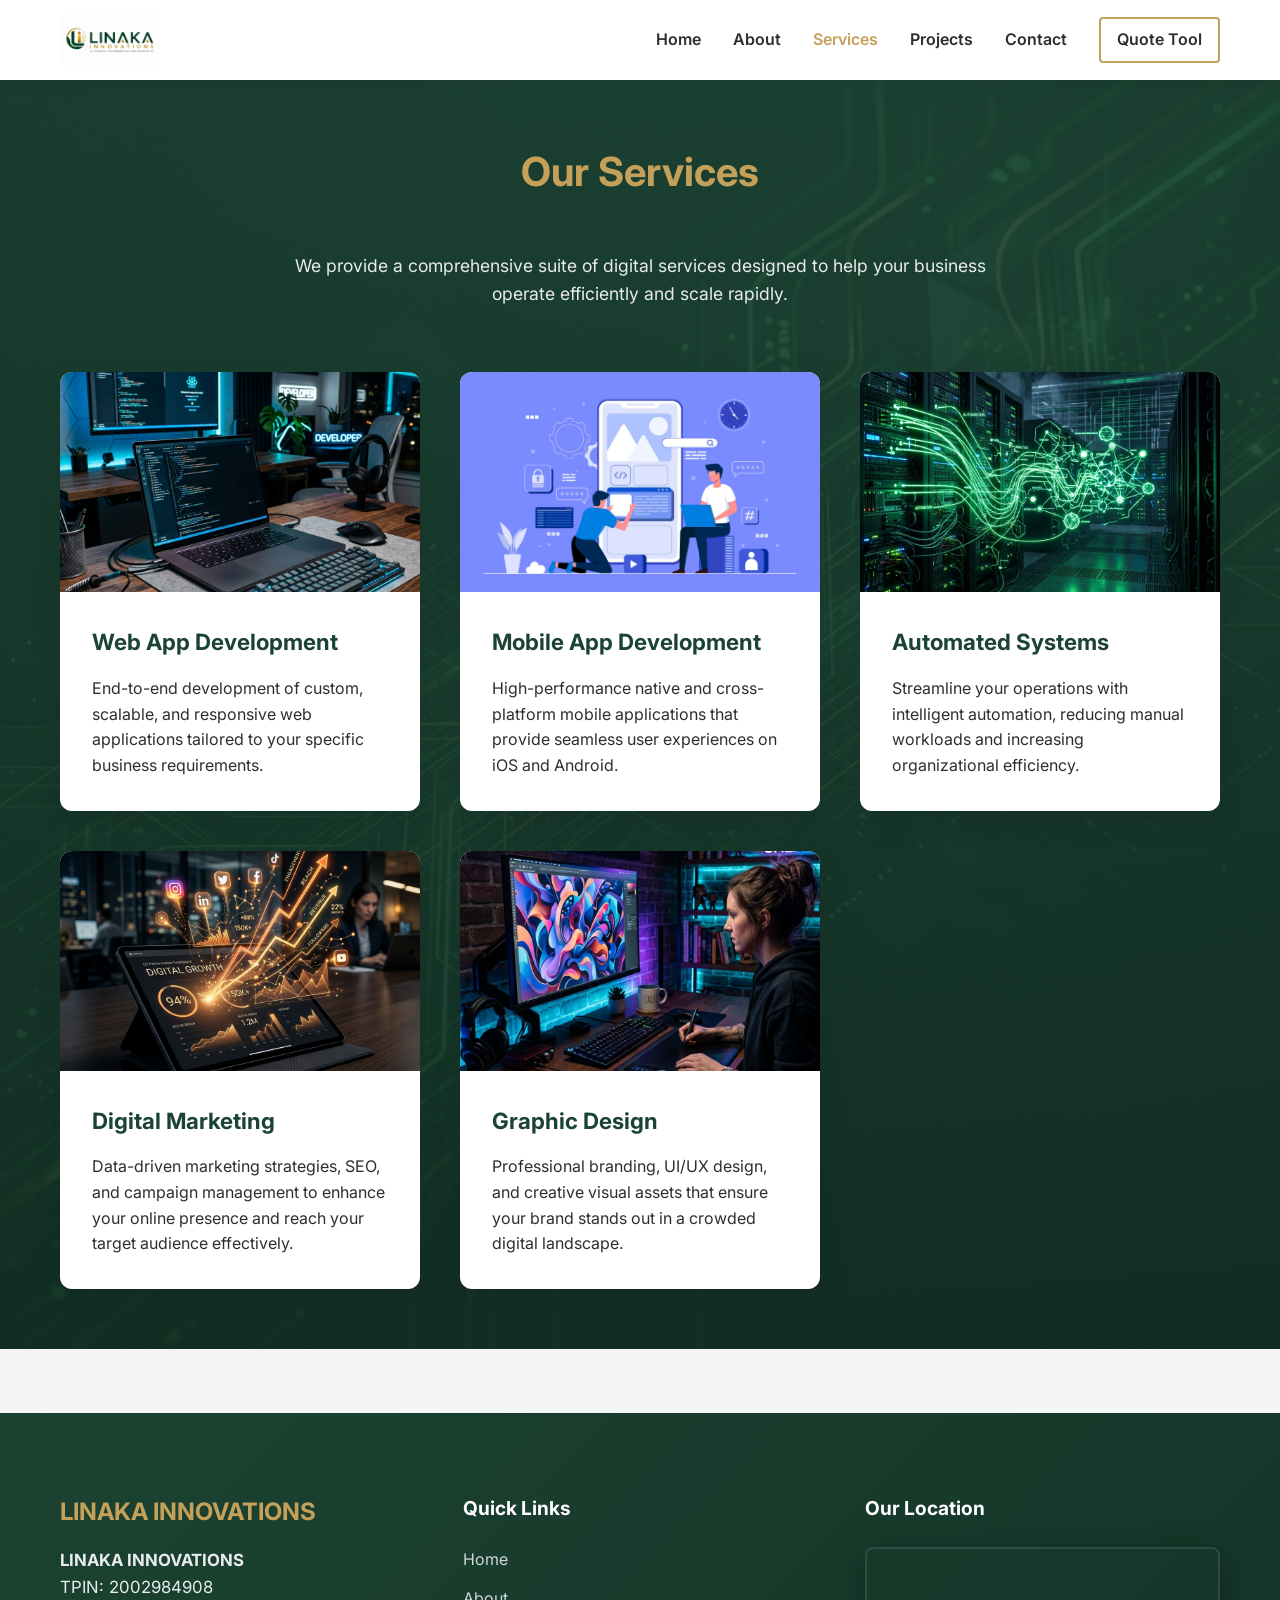
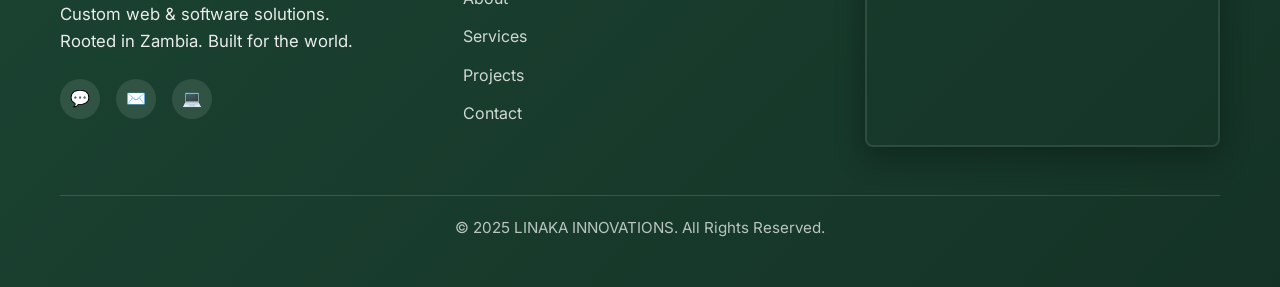
<file: pages/services.html>
<!DOCTYPE html>
<html lang="en">
<head>
  <meta charset="UTF-8">
  <meta name="viewport" content="width=device-width, initial-scale=1.0">
  <title>Services | LINAKA INNOVATIONS</title>
  <link rel="stylesheet" href="../assets/styles/global.css">
  <link rel="stylesheet" href="../assets/styles/services.css">
  <link href="https://fonts.googleapis.com/css2?family=Inter:wght@300;400;600;700&display=swap" rel="stylesheet">
  <link rel="manifest" href="../manifest.json">
</head>
<body>
  <header>
    <div class="container header-container">
      <a href="../index.html" class="logo">
        <img src="../assets/icons/logo.png" alt="LINAKA INNOVATIONS Logo" onerror="this.style.display='none'; this.nextElementSibling.style.display='block';">
        <span style="display:none; font-size: 1.5rem; font-weight: bold; color: var(--color-green);">LINAKA INNOVATIONS</span>
      </a>
      <button class="menu-toggle" onclick="toggleMenu(this)"><span></span><span></span><span></span></button>
      <nav>
        <ul class="nav-links" id="navLinks">
          <li><a href="../index.html">Home</a></li>
          <li><a href="about.html">About</a></li>
          <li><a href="services.html" class="active">Services</a></li>
          <li><a href="projects.html">Projects</a></li>
          <li><a href="contact.html">Contact</a></li>
          <li><a href="quote-tool.html" class="btn btn-outline" style="padding: 0.5rem 1rem;">Quote Tool</a></li>
        </ul>
      </nav>
    </div>
  </header>

    <main>
    <section class="section" style="background: linear-gradient(rgba(27,67,50,0.9), rgba(19,48,36,0.95)), url('../assets/images/hero_tech_bg.png') center/cover no-repeat; padding: 60px 0; color: white;">
      <div class="container">
        <h1 class="section-title" style="color: var(--color-gold);">Our Services</h1>
        <p class="text-center" style="max-width: 700px; margin: 0 auto 4rem; font-size: 1.1rem; color: rgba(255,255,255,0.9);">We provide a comprehensive suite of digital services designed to help your business operate efficiently and scale rapidly.</p>
        
        <div style="display: grid; grid-template-columns: repeat(auto-fit, minmax(320px, 1fr)); gap: 2.5rem;">
          
          <div class="card" style="padding: 0; overflow: hidden; border-radius: 12px; border: none; box-shadow: 0 10px 30px rgba(0,0,0,0.08); transition: transform 0.3s, box-shadow 0.3s;" onmouseover="this.style.transform='translateY(-10px)'; this.style.boxShadow='0 20px 40px rgba(0,0,0,0.12)'" onmouseout="this.style.transform='translateY(0)'; this.style.boxShadow='0 10px 30px rgba(0,0,0,0.08)'">
            <div style="width: 100%; height: 220px; overflow: hidden;">
              <img src="../assets/images/web_app_dev.png" style="width: 100%; height: 100%; object-fit: cover; transition: transform 0.5s;" onmouseover="this.style.transform='scale(1.1)'" onmouseout="this.style.transform='scale(1)'" alt="Web App Development">
            </div>
            <div style="padding: 2rem;">
              <h3 style="color: var(--color-green); font-size: 1.4rem; margin-bottom: 1rem;">Web App Development</h3>
              <p style="color: var(--color-charcoal); line-height: 1.6; margin: 0;">End-to-end development of custom, scalable, and responsive web applications tailored to your specific business requirements.</p>
            </div>
          </div>

          <div class="card" style="padding: 0; overflow: hidden; border-radius: 12px; border: none; box-shadow: 0 10px 30px rgba(0,0,0,0.08); transition: transform 0.3s, box-shadow 0.3s;" onmouseover="this.style.transform='translateY(-10px)'; this.style.boxShadow='0 20px 40px rgba(0,0,0,0.12)'" onmouseout="this.style.transform='translateY(0)'; this.style.boxShadow='0 10px 30px rgba(0,0,0,0.08)'">
            <div style="width: 100%; height: 220px; overflow: hidden;">
              <img src="../assets/images/mobile_app.jpg" style="width: 100%; height: 100%; object-fit: cover; transition: transform 0.5s;" onmouseover="this.style.transform='scale(1.1)'" onmouseout="this.style.transform='scale(1)'" alt="Mobile App Development">
            </div>
            <div style="padding: 2rem;">
              <h3 style="color: var(--color-green); font-size: 1.4rem; margin-bottom: 1rem;">Mobile App Development</h3>
              <p style="color: var(--color-charcoal); line-height: 1.6; margin: 0;">High-performance native and cross-platform mobile applications that provide seamless user experiences on iOS and Android.</p>
            </div>
          </div>

          <div class="card" style="padding: 0; overflow: hidden; border-radius: 12px; border: none; box-shadow: 0 10px 30px rgba(0,0,0,0.08); transition: transform 0.3s, box-shadow 0.3s;" onmouseover="this.style.transform='translateY(-10px)'; this.style.boxShadow='0 20px 40px rgba(0,0,0,0.12)'" onmouseout="this.style.transform='translateY(0)'; this.style.boxShadow='0 10px 30px rgba(0,0,0,0.08)'">
            <div style="width: 100%; height: 220px; overflow: hidden;">
              <img src="../assets/images/automation_sys.png" style="width: 100%; height: 100%; object-fit: cover; transition: transform 0.5s;" onmouseover="this.style.transform='scale(1.1)'" onmouseout="this.style.transform='scale(1)'" alt="Automated Systems">
            </div>
            <div style="padding: 2rem;">
              <h3 style="color: var(--color-green); font-size: 1.4rem; margin-bottom: 1rem;">Automated Systems</h3>
              <p style="color: var(--color-charcoal); line-height: 1.6; margin: 0;">Streamline your operations with intelligent automation, reducing manual workloads and increasing organizational efficiency.</p>
            </div>
          </div>

          <div class="card" style="padding: 0; overflow: hidden; border-radius: 12px; border: none; box-shadow: 0 10px 30px rgba(0,0,0,0.08); transition: transform 0.3s, box-shadow 0.3s;" onmouseover="this.style.transform='translateY(-10px)'; this.style.boxShadow='0 20px 40px rgba(0,0,0,0.12)'" onmouseout="this.style.transform='translateY(0)'; this.style.boxShadow='0 10px 30px rgba(0,0,0,0.08)'">
            <div style="width: 100%; height: 220px; overflow: hidden;">
              <img src="../assets/images/digital_marketing.png" style="width: 100%; height: 100%; object-fit: cover; transition: transform 0.5s;" onmouseover="this.style.transform='scale(1.1)'" onmouseout="this.style.transform='scale(1)'" alt="Digital Marketing">
            </div>
            <div style="padding: 2rem;">
              <h3 style="color: var(--color-green); font-size: 1.4rem; margin-bottom: 1rem;">Digital Marketing</h3>
              <p style="color: var(--color-charcoal); line-height: 1.6; margin: 0;">Data-driven marketing strategies, SEO, and campaign management to enhance your online presence and reach your target audience effectively.</p>
            </div>
          </div>

          <div class="card" style="padding: 0; overflow: hidden; border-radius: 12px; border: none; box-shadow: 0 10px 30px rgba(0,0,0,0.08); transition: transform 0.3s, box-shadow 0.3s;" onmouseover="this.style.transform='translateY(-10px)'; this.style.boxShadow='0 20px 40px rgba(0,0,0,0.12)'" onmouseout="this.style.transform='translateY(0)'; this.style.boxShadow='0 10px 30px rgba(0,0,0,0.08)'">
            <div style="width: 100%; height: 220px; overflow: hidden;">
              <img src="../assets/images/graphic_design.png" style="width: 100%; height: 100%; object-fit: cover; transition: transform 0.5s;" onmouseover="this.style.transform='scale(1.1)'" onmouseout="this.style.transform='scale(1)'" alt="Graphic Design">
            </div>
            <div style="padding: 2rem;">
              <h3 style="color: var(--color-green); font-size: 1.4rem; margin-bottom: 1rem;">Graphic Design</h3>
              <p style="color: var(--color-charcoal); line-height: 1.6; margin: 0;">Professional branding, UI/UX design, and creative visual assets that ensure your brand stands out in a crowded digital landscape.</p>
            </div>
          </div>

        </div>
      </div>
    </section>
  </main>

  <!-- SITE FOOTER -->
<footer style="position: relative; overflow: hidden; padding: 80px 0 30px; color: #fff; margin-top: 4rem;">
  <video autoplay loop muted playsinline style="position: absolute; top: 50%; left: 50%; min-width: 100%; min-height: 100%; width: auto; height: auto; transform: translateX(-50%) translateY(-50%); object-fit: cover; z-index: 0; opacity: 0.5;">
    <source src="../assets/video/6015791_Business_Office_3840x2160.mp4" type="video/mp4">
  </video>
  <div style="position: absolute; top: 0; left: 0; width: 100%; height: 100%; background: linear-gradient(135deg, rgba(27, 67, 50, 0.95) 0%, rgba(19, 48, 36, 0.85) 100%); z-index: 1;"></div>
  
  <div class="container" style="position: relative; z-index: 2;">
    <div style="display: grid; grid-template-columns: repeat(auto-fit, minmax(250px, 1fr)); gap: 3rem; margin-bottom: 3rem;">
      
      <div>
        <h3 style="color: var(--color-gold, #C5A059); margin-bottom: 1rem; font-size: 1.5rem;">LINAKA INNOVATIONS</h3>
        <p style="font-size: 1.05rem; line-height: 1.6; color: rgba(255,255,255,0.9);">
          <strong>LINAKA INNOVATIONS</strong><br>
          TPIN: 2002984908<br>
          Custom web & software solutions.<br>
          Rooted in Zambia. Built for the world.
        </p>
        <div style="display: flex; gap: 1rem; margin-top: 1.5rem;">
          <a href="https://wa.me/260979400243" target="_blank" style="display: flex; align-items: center; justify-content: center; width: 40px; height: 40px; background: rgba(255,255,255,0.1); border-radius: 50%; transition: all 0.3s; color: #fff; text-decoration: none;" onmouseover="this.style.background='var(--color-gold)'" onmouseout="this.style.background='rgba(255,255,255,0.1)'">💬</a>
          <a href="mailto:linakainnovations@gmail.com" style="display: flex; align-items: center; justify-content: center; width: 40px; height: 40px; background: rgba(255,255,255,0.1); border-radius: 50%; transition: all 0.3s; color: #fff; text-decoration: none;" onmouseover="this.style.background='var(--color-gold)'" onmouseout="this.style.background='rgba(255,255,255,0.1)'">✉️</a>
          <a href="https://github.com/" target="_blank" style="display: flex; align-items: center; justify-content: center; width: 40px; height: 40px; background: rgba(255,255,255,0.1); border-radius: 50%; transition: all 0.3s; color: #fff; text-decoration: none;" onmouseover="this.style.background='var(--color-gold)'" onmouseout="this.style.background='rgba(255,255,255,0.1)'">💻</a>
        </div>
      </div>

      <div>
        <h4 style="color: #fff; margin-bottom: 1.5rem; font-size: 1.2rem;">Quick Links</h4>
        <ul style="list-style: none; padding: 0; display: flex; flex-direction: column; gap: 0.8rem;">
          <li><a href="../index.html" style="color: rgba(255,255,255,0.8); text-decoration: none; transition: color 0.3s;" onmouseover="this.style.color='var(--color-gold)'" onmouseout="this.style.color='rgba(255,255,255,0.8)'">Home</a></li>
          <li><a href="about.html" style="color: rgba(255,255,255,0.8); text-decoration: none; transition: color 0.3s;" onmouseover="this.style.color='var(--color-gold)'" onmouseout="this.style.color='rgba(255,255,255,0.8)'">About</a></li>
          <li><a href="services.html" style="color: rgba(255,255,255,0.8); text-decoration: none; transition: color 0.3s;" onmouseover="this.style.color='var(--color-gold)'" onmouseout="this.style.color='rgba(255,255,255,0.8)'">Services</a></li>
          <li><a href="projects.html" style="color: rgba(255,255,255,0.8); text-decoration: none; transition: color 0.3s;" onmouseover="this.style.color='var(--color-gold)'" onmouseout="this.style.color='rgba(255,255,255,0.8)'">Projects</a></li>
          <li><a href="contact.html" style="color: rgba(255,255,255,0.8); text-decoration: none; transition: color 0.3s;" onmouseover="this.style.color='var(--color-gold)'" onmouseout="this.style.color='rgba(255,255,255,0.8)'">Contact</a></li>
        </ul>
      </div>

      <div>
        <h4 style="color: #fff; margin-bottom: 1.5rem; font-size: 1.2rem;">Our Location</h4>
        <div style="width: 100%; height: 200px; border-radius: 8px; overflow: hidden; border: 2px solid rgba(255,255,255,0.1); box-shadow: 0 10px 30px rgba(0,0,0,0.3);">
          <iframe src="https://www.google.com/maps/embed?pb=!1m18!1m12!1m3!1d123164.7179040994!2d28.19632822184918!3d-15.416805820359873!2m3!1f0!2f0!3f0!3m2!1i1024!2i768!4f13.1!3m3!1m2!1s0x1940f35db6fcebfd%3A0xeab50d4fc8b9fdf6!2sLusaka%2C%20Zambia!5e0!3m2!1sen!2sus!4v1714151240212!5m2!1sen!2sus" width="100%" height="100%" style="border:0;" allowfullscreen="" loading="lazy" referrerpolicy="no-referrer-when-downgrade"></iframe>
        </div>
      </div>

    </div>
    
    <div style="text-align: center; border-top: 1px solid rgba(255,255,255,0.15); padding-top: 20px; font-size: 0.95rem; color: rgba(255,255,255,0.7);">
      <p>&copy; 2025 LINAKA INNOVATIONS. All Rights Reserved.</p>
    </div>
  </div>
</footer>


  <script src="../assets/scripts/global.js"></script>
  <script src="../assets/scripts/services.js"></script>
</body>
</html>
</file>
<file: assets/styles/global.css>
/* D:\linaka_innovations\website\assets\styles\global.css */
:root {
  --color-green: #1B4332;
  --color-gold: #C5A059;
  --color-charcoal: #2E2E2E;
  --color-bg: #F4F5F5;
  --color-white: #FFFFFF;
  --font-family: 'Inter', sans-serif;
  --transition: all 0.3s ease;
}

* { margin: 0; padding: 0; box-sizing: border-box; }

body {
  font-family: var(--font-family);
  background-color: var(--color-bg);
  color: var(--color-charcoal);
  line-height: 1.6;
  display: flex;
  flex-direction: column;
  min-height: 100vh;
}
main { flex: 1; }
.container { max-width: 1200px; margin: 0 auto; padding: 0 20px; }
.text-center { text-align: center; }

h1, h2, h3, h4 { font-weight: 700; color: var(--color-green); margin-bottom: 1rem; }
p { margin-bottom: 1rem; }
a { text-decoration: none; color: var(--color-green); transition: var(--transition); }
a:hover { color: var(--color-gold); }

/* Buttons */
.btn {
  display: inline-block; padding: 0.75rem 1.5rem; border-radius: 4px;
  font-weight: 600; cursor: pointer; transition: var(--transition);
  border: none; text-align: center;
}
.btn-primary { background-color: var(--color-gold); color: var(--color-white); }
.btn-primary:hover { background-color: #b5924d; color: var(--color-white); }
.btn-outline { border: 2px solid var(--color-gold); color: var(--color-gold); background: transparent; }
.btn-outline:hover { background-color: var(--color-gold); color: var(--color-white); }

/* Header */
header {
  background-color: var(--color-white); box-shadow: 0 2px 10px rgba(0,0,0,0.05);
  position: sticky; top: 0; z-index: 1000;
}
.header-container { display: flex; justify-content: space-between; align-items: center; height: 80px; }
.logo { display: flex; align-items: center; }
.logo img { height: 50px; width: auto; }
.nav-links { list-style: none; display: flex; align-items: center; gap: 2rem; }
.nav-links a { font-weight: 600; color: var(--color-charcoal); }
.nav-links a:hover, .nav-links a.active { color: var(--color-gold); }
/* Animated Hamburger */
.menu-toggle {
  display: none; background: none; border: none; width: 30px; height: 24px; position: relative; cursor: pointer; z-index: 1001;
}
.menu-toggle span {
  display: block; position: absolute; height: 3px; width: 100%; background: var(--color-green); border-radius: 3px; transition: var(--transition);
}
.menu-toggle span:nth-child(1) { top: 0px; }
.menu-toggle span:nth-child(2) { top: 10px; }
.menu-toggle span:nth-child(3) { top: 20px; }
.menu-toggle.open span:nth-child(1) { top: 10px; transform: rotate(45deg); }
.menu-toggle.open span:nth-child(2) { opacity: 0; }
.menu-toggle.open span:nth-child(3) { top: 10px; transform: rotate(-45deg); }

/* Sections and Cards */
.section { padding: 80px 0; }
.section-title { text-align: center; font-size: 2.5rem; margin-bottom: 3rem; }
.grid { display: grid; grid-template-columns: repeat(auto-fit, minmax(300px, 1fr)); gap: 30px; }
.card { background-color: var(--color-white); border-radius: 8px; padding: 2rem; box-shadow: 0 4px 15px rgba(0,0,0,0.05); transition: var(--transition); border-top: 4px solid var(--color-gold); }
.card:hover { transform: translateY(-5px); box-shadow: 0 8px 25px rgba(0,0,0,0.1); }
.card-icon { font-size: 2.5rem; color: var(--color-gold); margin-bottom: 1rem; }

/* Footer */
footer { background-color: var(--color-green); color: var(--color-white); padding: 60px 0 20px; }
.footer-container { display: flex; flex-wrap: wrap; justify-content: space-between; gap: 2rem; margin-bottom: 40px; }
.footer-brand h3 { color: var(--color-gold); }
.footer-links { display: flex; gap: 1.5rem; }
.footer-links a { color: var(--color-white); font-weight: 600; }
.footer-links a:hover { color: var(--color-gold); }
.footer-bottom { text-align: center; border-top: 1px solid rgba(255,255,255,0.1); padding-top: 20px; font-size: 0.9rem; color: rgba(255,255,255,0.7); }

/* Responsive */
@media (max-width: 768px) {
  /* --- HAMBURGER BUTTON --- */
  .menu-toggle { display: block; margin-left: auto; }

  /* --- MOBILE DRAWER --- */
  .nav-links {
    position: fixed;
    top: 0; right: -100%;
    width: 300px; height: 100vh;
    background: var(--color-green);
    flex-direction: column;
    padding: 100px 0 40px;
    box-shadow: -5px 0 30px rgba(0,0,0,0.25);
    transition: right 0.4s cubic-bezier(0.77, 0, 0.175, 1);
    z-index: 1000;
    display: flex !important;
    overflow-y: auto;
    gap: 0;
  }
  .nav-links.active { right: 0; }
  .nav-links li {
    width: 100%;
    text-align: center;
    border-bottom: 1px solid rgba(255,255,255,0.1);
  }
  .nav-links a {
    display: block;
    width: 100%;
    padding: 1.2rem 1rem;
    font-size: 1.1rem;
    color: rgba(255,255,255,0.85) !important;
    font-weight: 600;
    letter-spacing: 0.5px;
  }
  .nav-links a:hover, .nav-links a.active {
    color: var(--color-gold) !important;
    background: rgba(255,255,255,0.05);
  }
  /* Quote Tool button in drawer */
  .nav-links .btn-outline {
    margin: 1.5rem auto;
    border-color: var(--color-gold) !important;
    color: var(--color-gold) !important;
    border-radius: 50px;
    padding: 0.8rem 2rem !important;
    width: auto !important;
    display: inline-block !important;
  }

  /* --- HERO SECTION --- */
  .hero { padding: 5rem 1.5rem !important; }
  .hero h1 { font-size: 2.5rem !important; letter-spacing: -0.5px !important; }
  .hero p { font-size: 1rem !important; }
  .hero .btn { padding: 0.9rem 1.8rem !important; font-size: 0.95rem !important; }

  /* --- SECTIONS & CARDS --- */
  .section { padding: 50px 0; }
  .section-title { font-size: 2rem; }
  .grid { grid-template-columns: 1fr !important; gap: 20px; }
  .card { padding: 1.5rem; }

  /* --- MASONRY GRID --- */
  .masonry-grid { grid-template-columns: 1fr !important; grid-auto-rows: 220px !important; }
  .masonry-large { grid-row: span 1 !important; }

  /* --- FOOTER --- */
  footer { padding: 50px 0 20px !important; }
  .footer-container { flex-direction: column; }

  /* --- GENERAL --- */
  .container { padding: 0 16px; }
  h2 { font-size: 1.8rem !important; }
}
</file>
<file: assets/styles/about.css>
/* D:\linaka_innovations\website\assets\styles\about.css */
/* Specific styles for the about page */
</file>
<file: assets/styles/contact.css>
/* D:\linaka_innovations\website\assets\styles\contact.css */
/* Specific styles for the contact page */
</file>
<file: assets/styles/projects.css>
/* D:\linaka_innovations\website\assets\styles\projects.css */
.project-card { padding: 0; overflow: hidden; border-top: none; }
.project-img { width: 100%; height: 200px; background-color: #E2E8F0; display: flex; align-items: center; justify-content: center; color: #64748b; font-weight: bold; }
.project-content { padding: 1.5rem; }
</file>
<file: assets/styles/services.css>
/* D:\linaka_innovations\website\assets\styles\services.css */
/* Specific styles for the services page */
</file>
